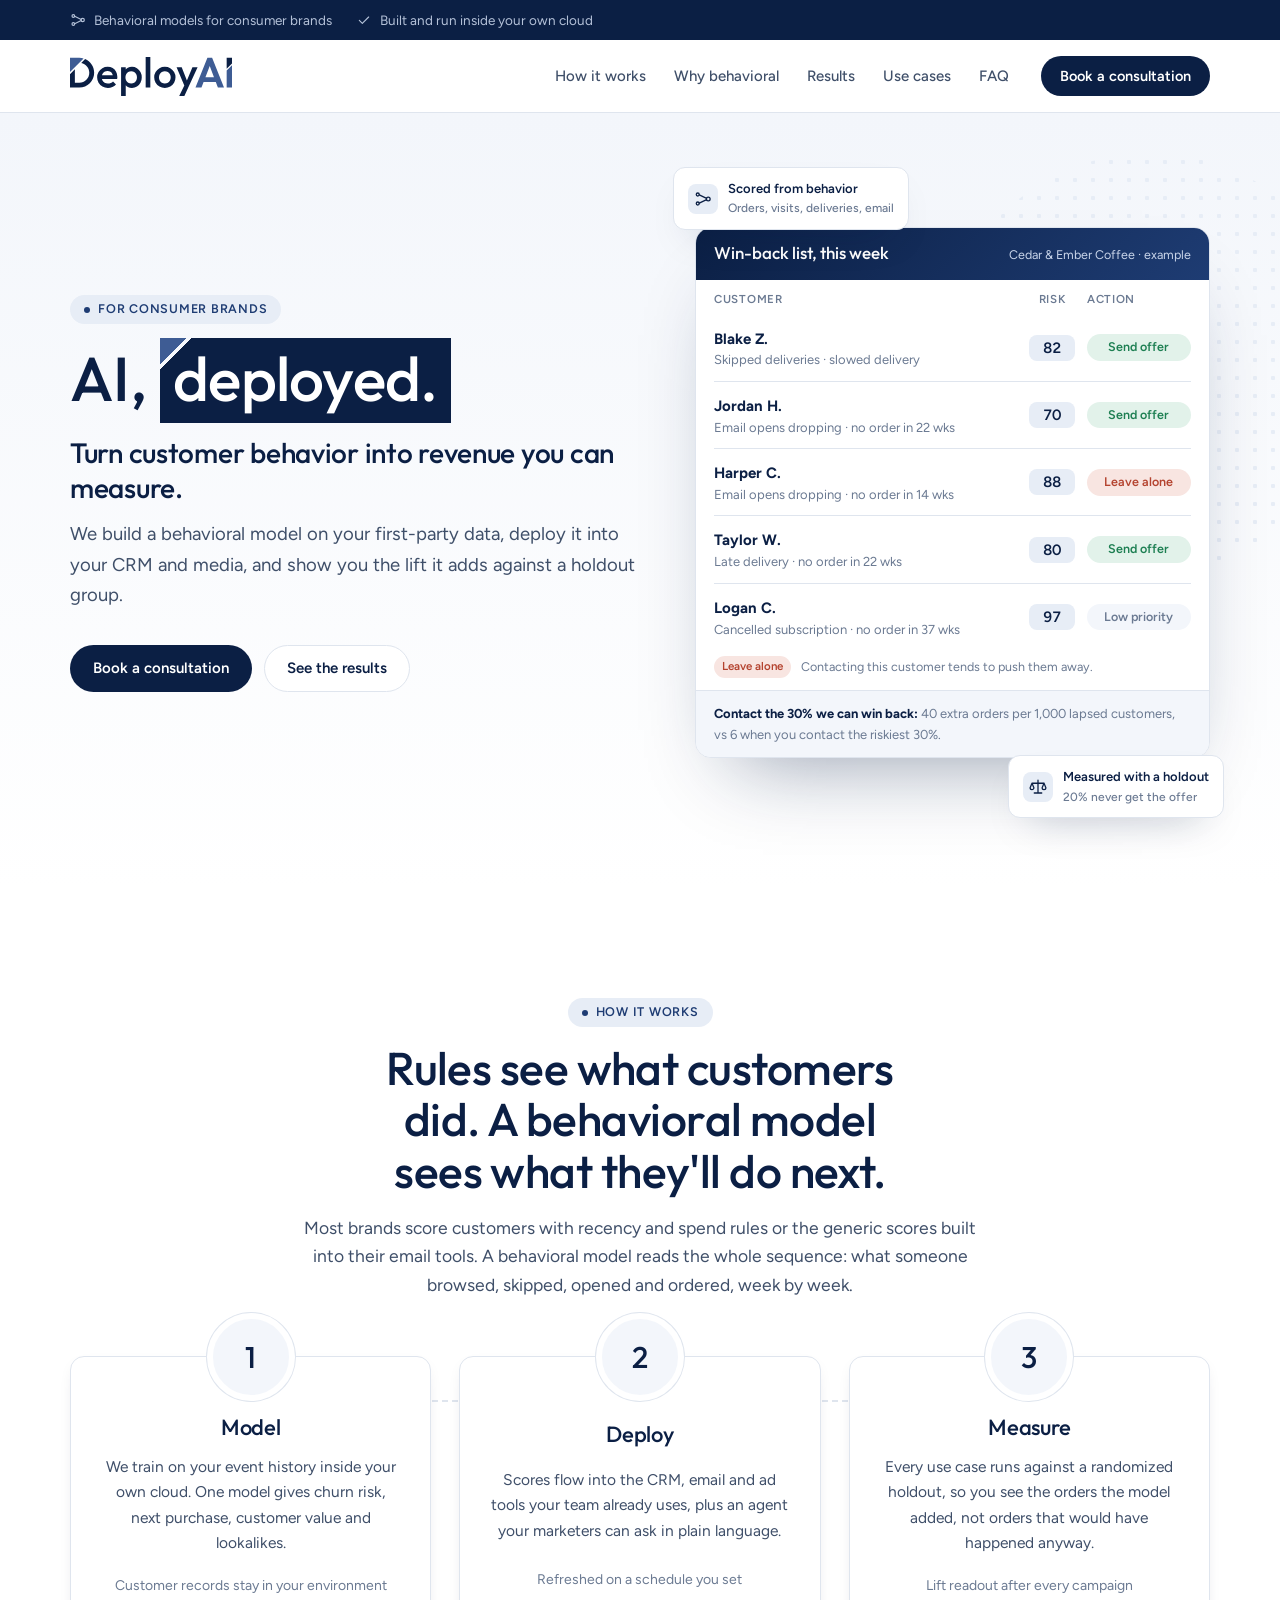
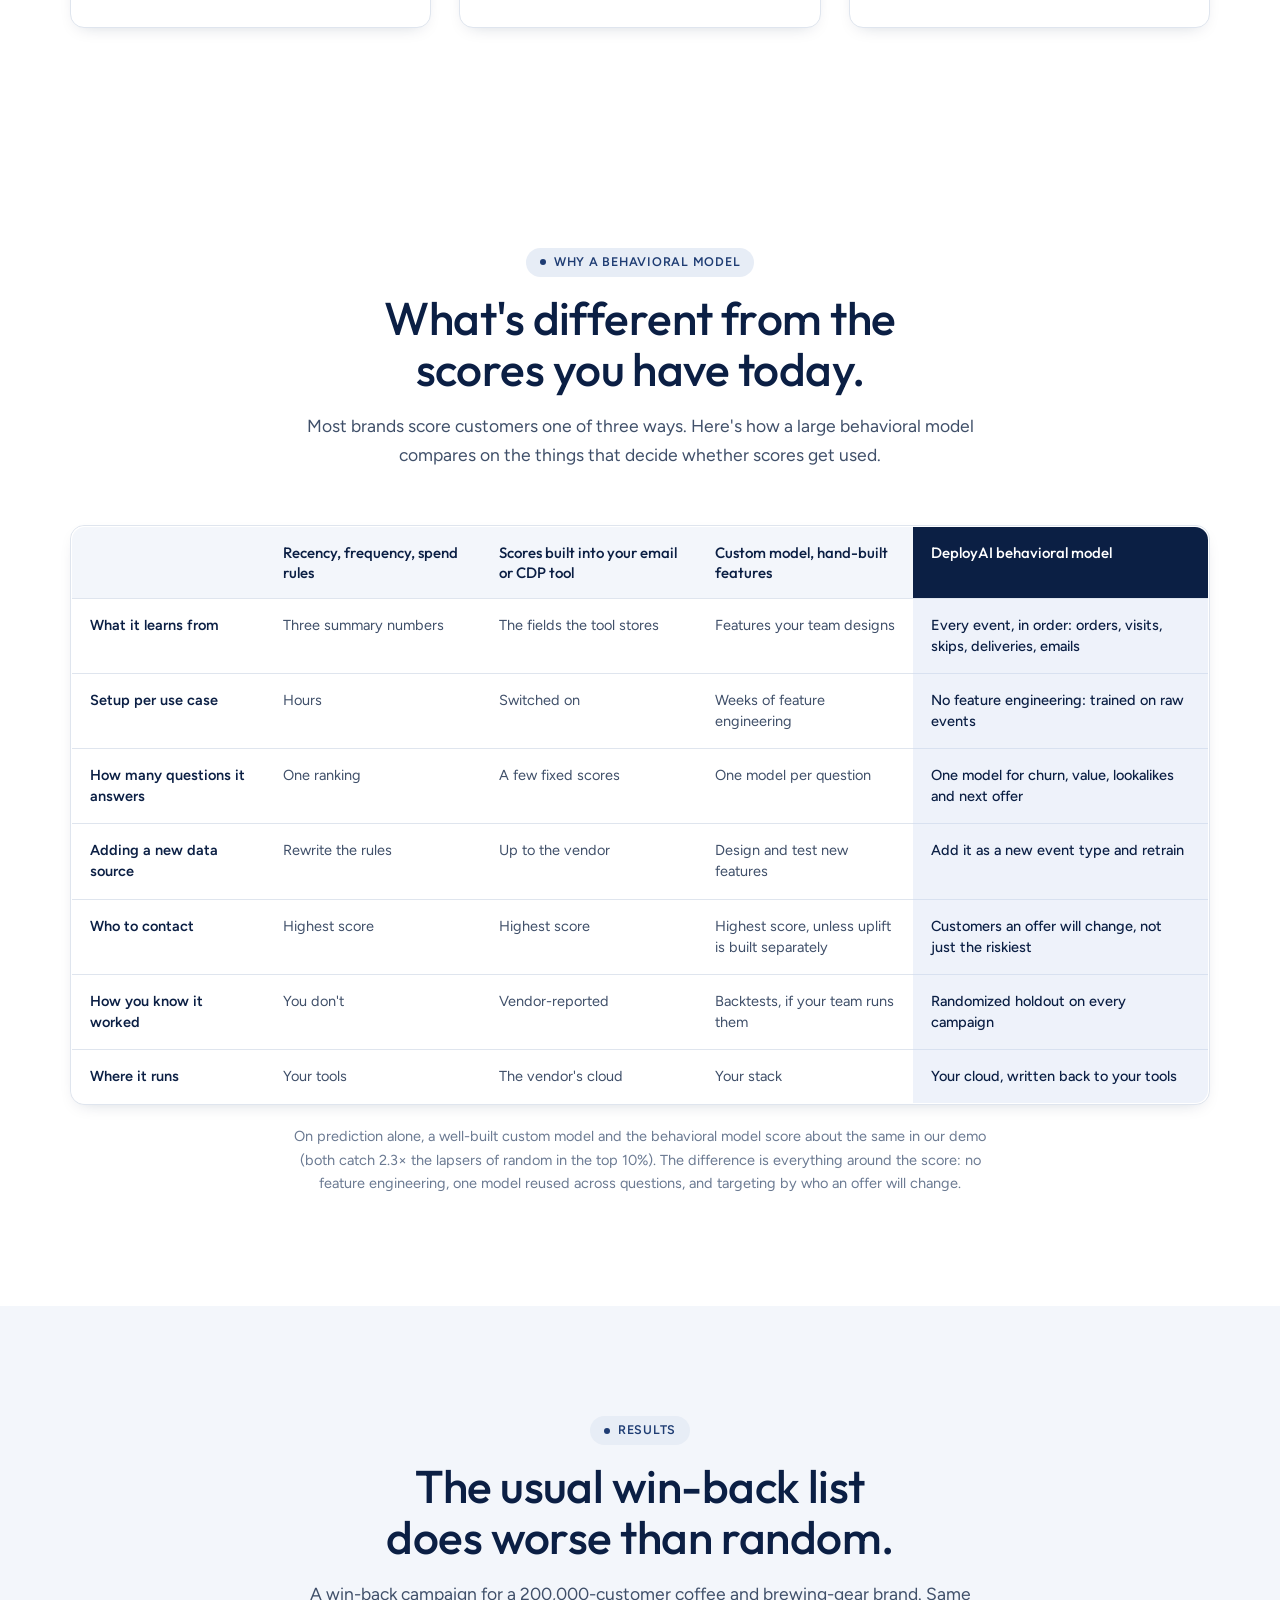
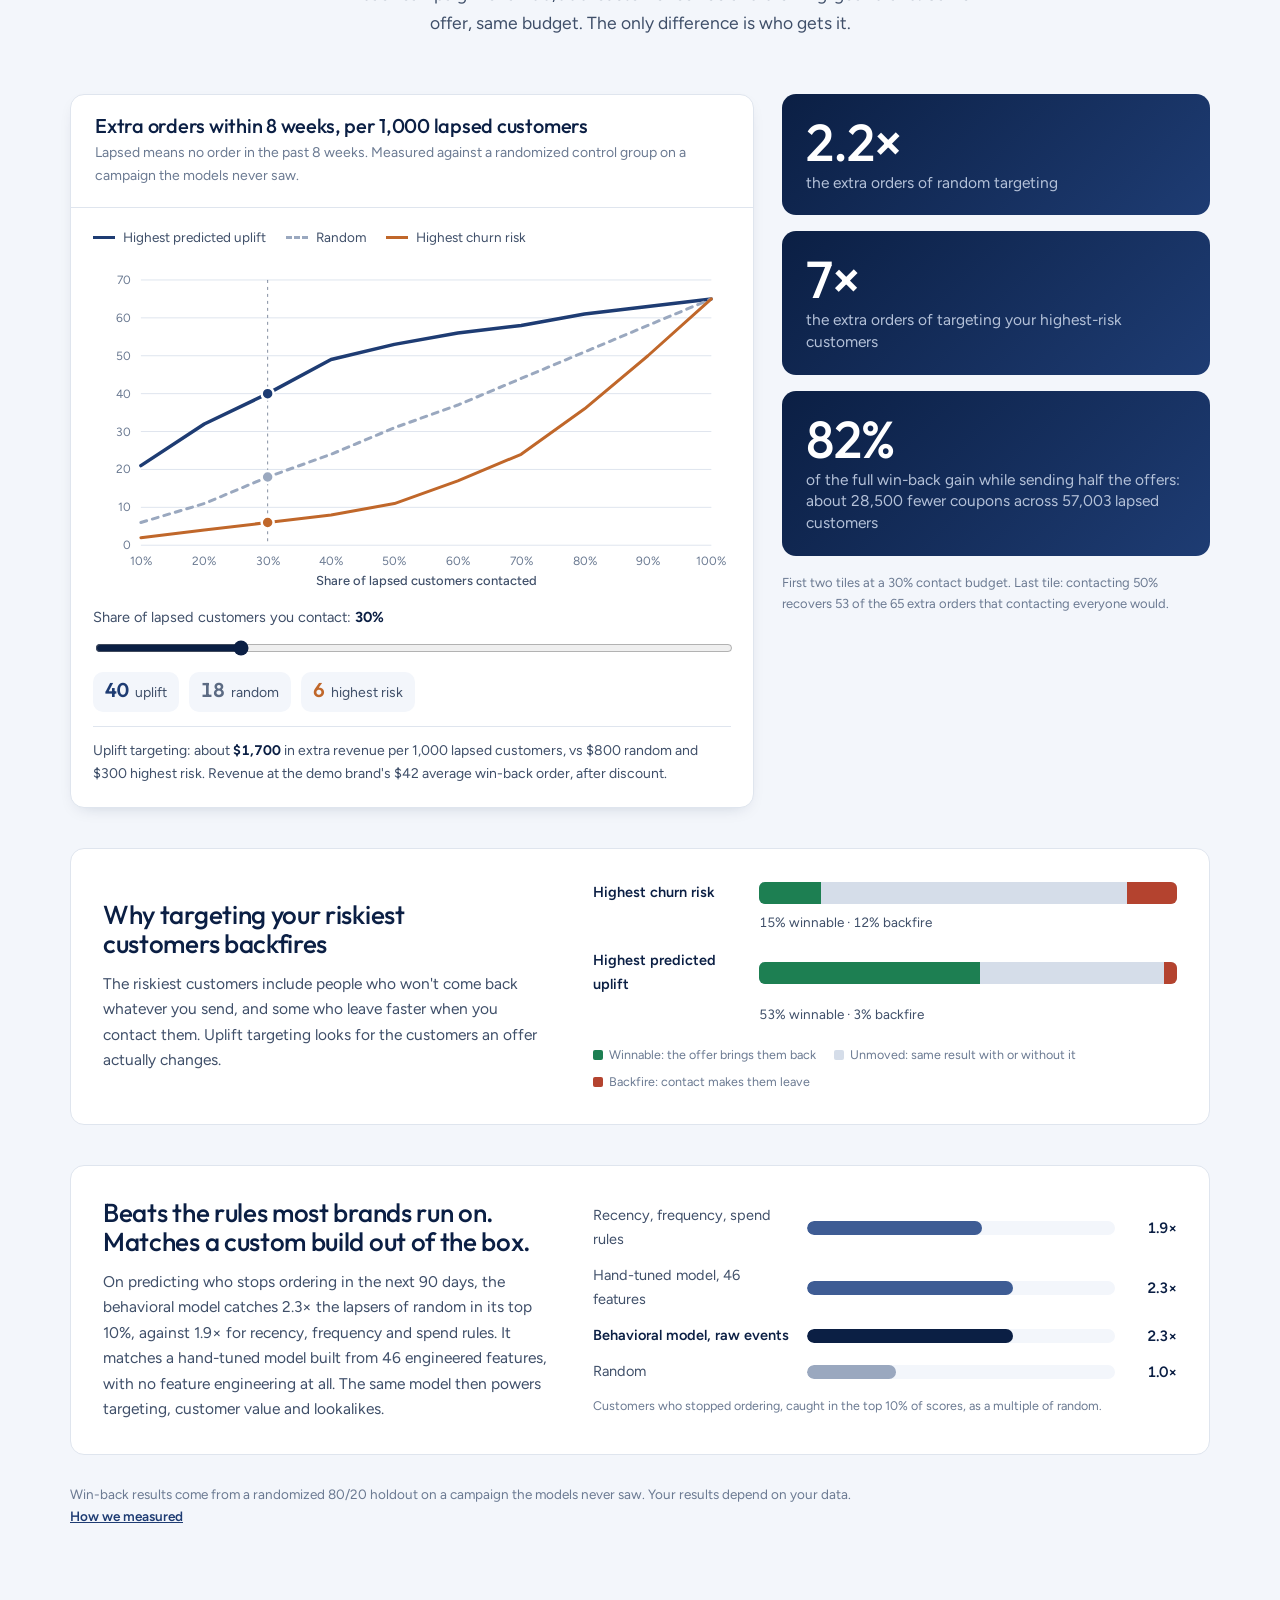
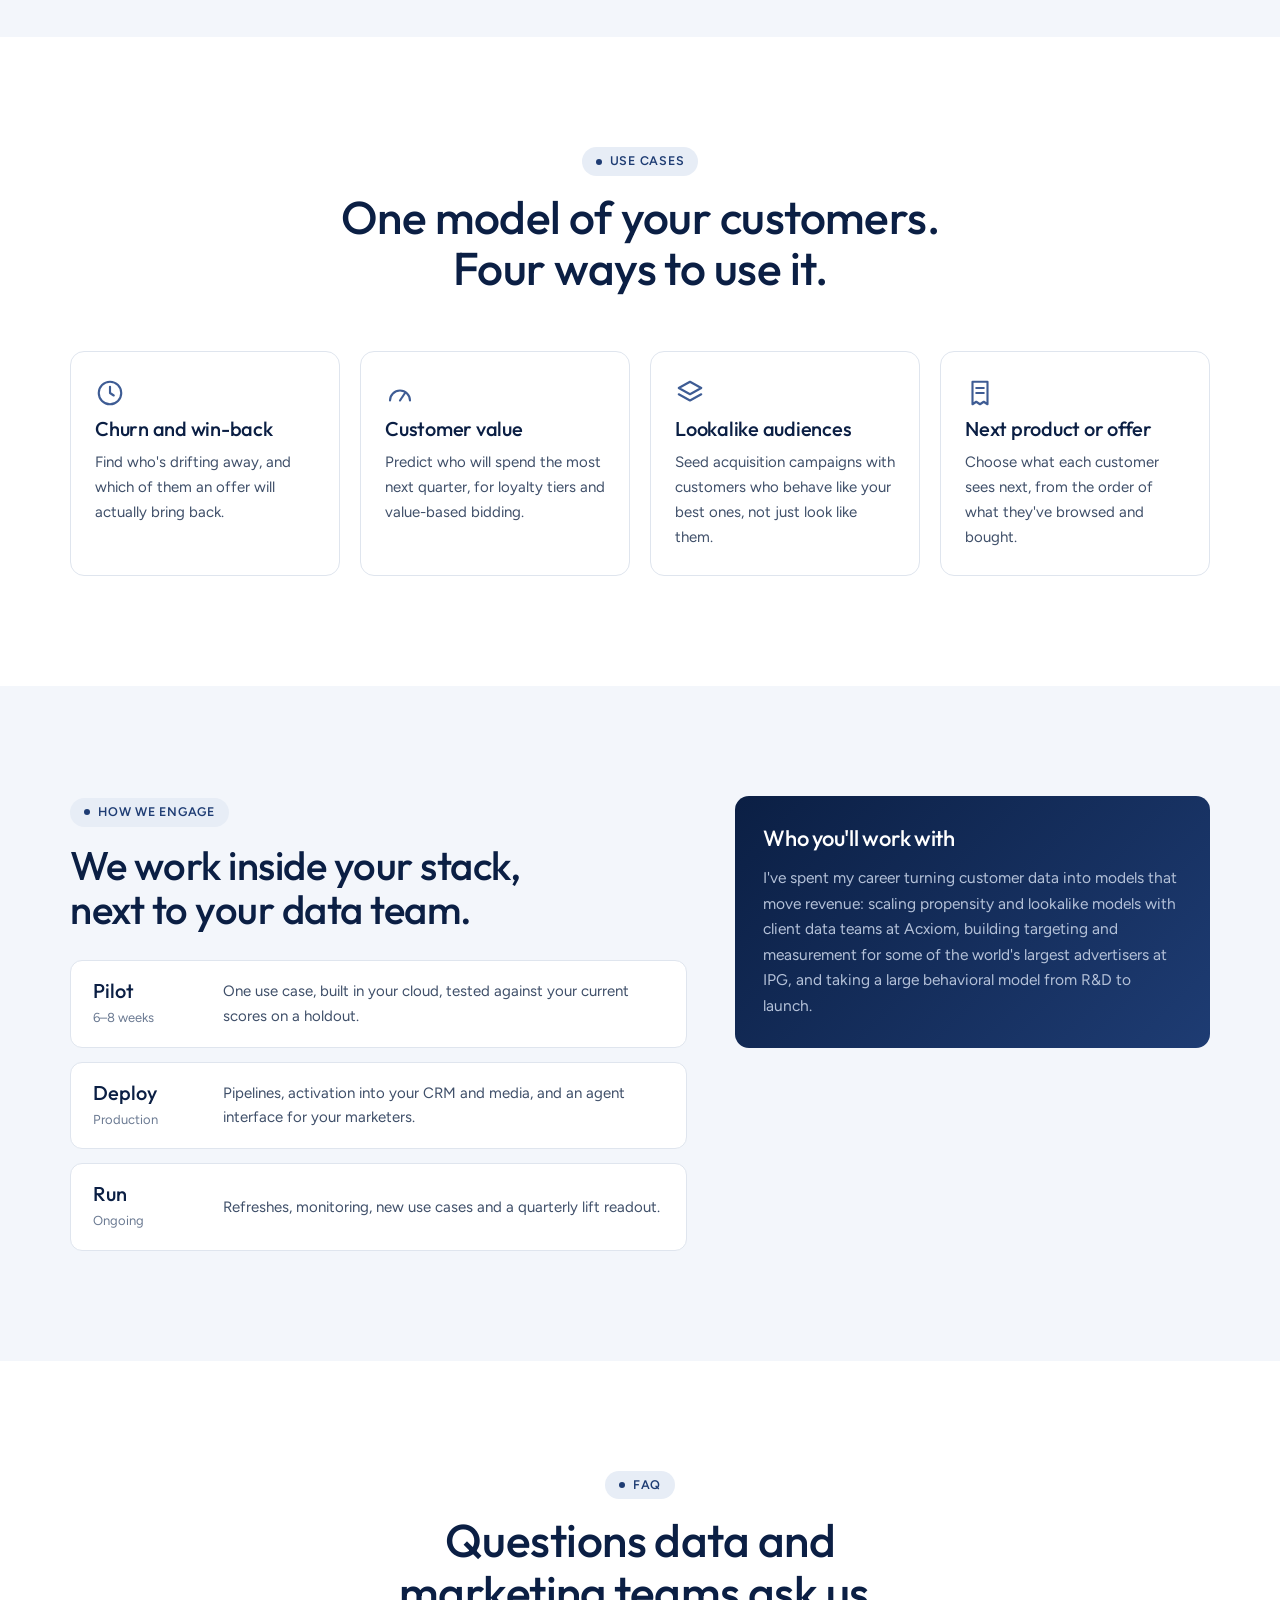
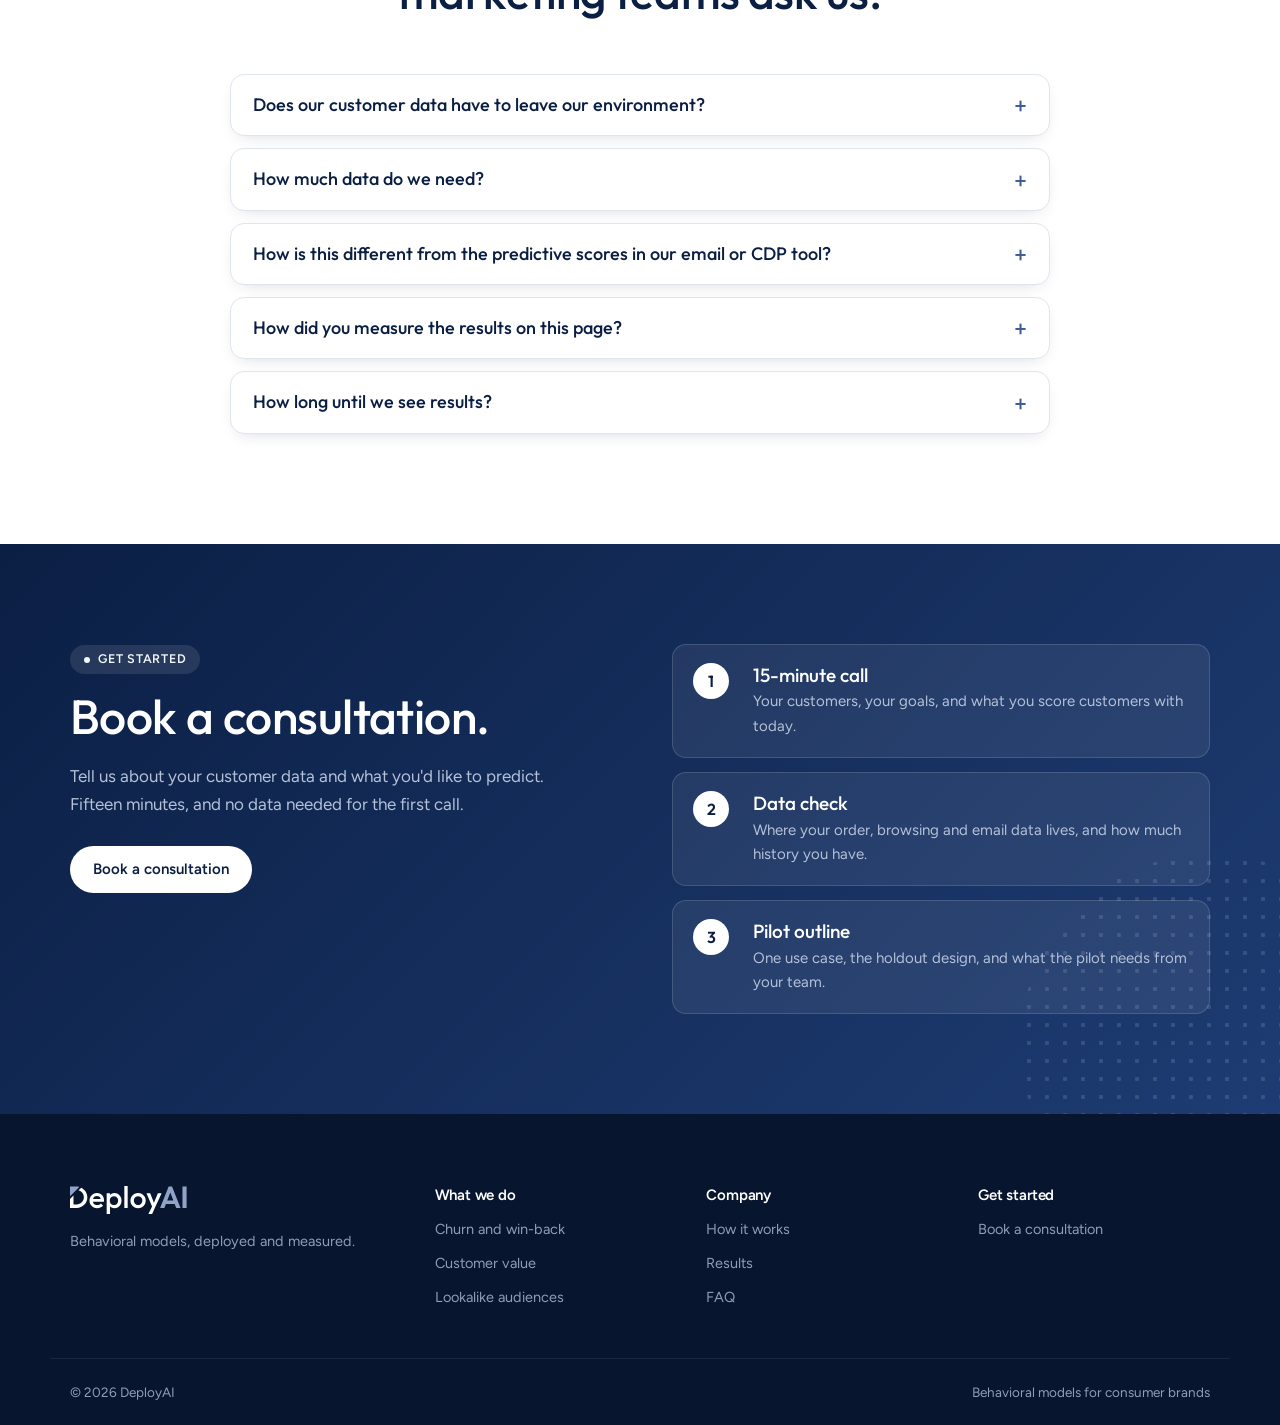
<file: index.html>
<!doctype html>
<html lang="en">
<head>
<meta charset="utf-8">
<meta name="viewport" content="width=device-width, initial-scale=1">
<title>DeployAI · AI, deployed.</title>
<meta name="description" content="DeployAI builds behavioral models on a brand's own customer data, deploys them into CRM and media, and measures the lift with holdout groups.">
<link rel="preconnect" href="https://fonts.googleapis.com">
<link rel="preconnect" href="https://fonts.gstatic.com" crossorigin>
<link rel="stylesheet" href="https://fonts.googleapis.com/css2?family=Outfit:wght@400..600&family=Figtree:wght@400;500;600&family=Courier+Prime:wght@400;700&display=swap">
<link rel="stylesheet" href="styles.css?v=20261108b">
<link rel="icon" href="favicon.ico" sizes="any">
<link rel="icon" type="image/svg+xml" href="assets/deployai-mark.svg">
<link rel="apple-touch-icon" href="assets/apple-touch-icon.png">
<meta name="theme-color" content="#0B1F44">
<meta property="og:site_name" content="DeployAI">
<meta property="og:type" content="website">
<meta property="og:title" content="DeployAI · AI, deployed.">
<meta property="og:description" content="Behavioral models on your own customer data, deployed into your CRM and media, measured with holdout groups.">
<meta property="og:image" content="https://nglungfai.github.io/deployai/assets/og-image.png">
<meta name="twitter:card" content="summary_large_image">
</head>
<body>
<svg width="0" height="0" style="position:absolute" aria-hidden="true">
  <symbol id="i-arch" viewBox="0 0 24 24"><rect x="3" y="4" width="18" height="16" rx="2"/><path d="M3 9h18M9 9v11"/></symbol>
  <symbol id="i-plug" viewBox="0 0 24 24"><path d="M9 3v5M15 3v5M6 8h12v3a6 6 0 0 1-12 0zM12 17v4"/></symbol>
  <symbol id="i-graph" viewBox="0 0 24 24"><circle cx="5" cy="6" r="2"/><circle cx="5" cy="18" r="2"/><circle cx="19" cy="12" r="2.5"/><path d="M7 6.5l9.8 4.6M7 17.5l9.8-4.6"/></symbol>
  <symbol id="i-gauge" viewBox="0 0 24 24"><path d="M4 18a8 8 0 1 1 16 0"/><path d="M12 18l4-6"/></symbol>
  <symbol id="i-chat" viewBox="0 0 24 24"><path d="M4 5h16v11H9l-5 4z"/><path d="M8 10h8M8 13h5"/></symbol>
  <symbol id="i-phone" viewBox="0 0 24 24"><path d="M5 3h4l2 5-2.5 1.5a11 11 0 0 0 6 6L16 13l5 2v4a2 2 0 0 1-2 2A16 16 0 0 1 3 5a2 2 0 0 1 2-2z"/></symbol>
  <symbol id="i-home" viewBox="0 0 24 24"><path d="M3 11l9-7 9 7"/><path d="M5 10v10h14V10"/><path d="M10 20v-6h4v6"/></symbol>
  <symbol id="i-receipt" viewBox="0 0 24 24"><path d="M6 3h12v18l-3-2-3 2-3-2-3 2z"/><path d="M9 8h6M9 12h6"/></symbol>
  <symbol id="i-check" viewBox="0 0 24 24"><path d="M5 12.5l4.5 4.5L19 7.5"/></symbol>
  <symbol id="i-agent" viewBox="0 0 24 24"><rect x="2.5" y="7" width="7" height="10" rx="2"/><rect x="14.5" y="7" width="7" height="10" rx="2"/><path d="M9.5 10h5M9.5 14h5"/></symbol>
  <symbol id="i-calendar" viewBox="0 0 24 24"><rect x="3" y="5" width="18" height="16" rx="2"/><path d="M3 10h18M8 3v4M16 3v4"/></symbol>
  <symbol id="i-cpu" viewBox="0 0 24 24"><rect x="6" y="6" width="12" height="12" rx="2"/><path d="M9 2v4M15 2v4M9 18v4M15 18v4M2 9h4M2 15h4M18 9h4M18 15h4"/></symbol>
  <symbol id="i-layers" viewBox="0 0 24 24"><path d="M12 3l9 5-9 5-9-5z"/><path d="M3 13l9 5 9-5"/></symbol>
  <symbol id="i-clock" viewBox="0 0 24 24"><circle cx="12" cy="12" r="9"/><path d="M12 7v5l3 2"/></symbol>
  <symbol id="i-globe" viewBox="0 0 24 24"><circle cx="12" cy="12" r="9"/><path d="M3 12h18M12 3a14 14 0 0 1 0 18M12 3a14 14 0 0 0 0 18"/></symbol>
  <symbol id="i-down" viewBox="0 0 24 24"><path d="M12 4v16M6 14l6 6 6-6"/></symbol>
  <symbol id="i-voicemail" viewBox="0 0 24 24"><circle cx="6.5" cy="12" r="3.5"/><circle cx="17.5" cy="12" r="3.5"/><path d="M6.5 15.5h11"/></symbol>
  <symbol id="i-scale" viewBox="0 0 24 24"><path d="M12 3v17M7 20h10M4 7h16M4 7l-2.5 6a2.5 2.5 0 0 0 5 0zM20 7l-2.5 6a2.5 2.5 0 0 0 5 0z"/></symbol>
  <symbol id="i-drop" viewBox="0 0 24 24"><path d="M12 3s6 6.6 6 11a6 6 0 0 1-12 0c0-4.4 6-11 6-11z"/><path d="M9.5 15a2.5 2.5 0 0 0 2.5 2.5"/></symbol>
  <symbol id="i-wrench" viewBox="0 0 24 24"><path d="M14.7 6.3a4 4 0 0 0 5.2 5.2l-9.4 9.4a2.1 2.1 0 0 1-3-3l9.4-9.4a4 4 0 0 1-2.2-2.2zM14.7 6.3A4 4 0 0 1 19.5 3l-2.6 2.6.4 1.8 1.8.4L21 5.2a4 4 0 0 1-1.1 6.3"/></symbol>
</svg>

<div class="topbar"><div class="wrap">
  <span><svg class="ic"><use href="#i-graph"/></svg>Behavioral models for consumer brands</span>
  <span><svg class="ic"><use href="#i-check"/></svg>Built and run inside your own cloud</span>
</div></div>
<header class="nav">
  <div class="wrap">
    <a class="logo" href="index.html" aria-label="DeployAI home"><svg class="logo-svg" aria-hidden="true" focusable="false" xmlns="http://www.w3.org/2000/svg" viewBox="4.00 -72.00 383.12 92.00"><path fill="#0B1F44" d="M150.2 1Q144.7 1 140.4 -1.35Q137.54 -2.91 135.5 -5.25V20H124.5V-48H135.5V-42.66Q137.59 -45.06 140.5 -46.65Q144.8 -49 150.2 -49Q156.7 -49 161.95 -45.65Q167.2 -42.3 170.25 -36.65Q173.3 -31 173.3 -23.9Q173.3 -16.9 170.25 -11.25Q167.2 -5.6 161.95 -2.3Q156.7 1 150.2 1ZM227.7 1Q220.7 1 215 -2.35Q209.3 -5.7 205.95 -11.4Q202.6 -17.1 202.6 -24.1Q202.6 -31.1 205.95 -36.7Q209.3 -42.3 215 -45.65Q220.7 -49 227.7 -49Q234.8 -49 240.5 -45.7Q246.2 -42.4 249.55 -36.75Q252.9 -31.1 252.9 -24.1Q252.9 -17.1 249.55 -11.4Q246.2 -5.7 240.5 -2.35Q234.8 1 227.7 1ZM93.4 1Q86.2 1 80.45 -2.25Q74.7 -5.5 71.35 -11.2Q68 -16.9 68 -24Q68 -31.1 71.3 -36.75Q74.6 -42.4 80.25 -45.7Q85.9 -49 92.8 -49Q99.5 -49 104.65 -45.9Q109.8 -42.8 112.75 -37.4Q115.7 -32 115.7 -25.1Q115.7 -23.9 115.55 -22.65Q115.4 -21.4 115.1 -19.9H79.29Q79.74 -18.02 80.6 -16.4Q82.4 -13 85.7 -11.15Q89 -9.3 93.3 -9.3Q97 -9.3 100.15 -10.6Q103.3 -11.9 105.5 -14.4L112.5 -7.3Q109 -3.2 104 -1.1Q99 1 93.4 1ZM4 -31.53 15.5 -43.03V-11.5H26C38.98 -11.5 49.5 -22.02 49.5 -35C49.5 -46.43 41.34 -55.95 30.54 -58.06L39.69 -67.22C52.22 -61.89 61 -49.47 61 -35C61 -15.67 45.33 0 26 0H4ZM261.6 20 273.65 -4.83 255.4 -48H267.5L279.8 -16.73L292.8 -48H305L282.7 0.5L273.8 20ZM182.5 0V-72H193.5V0ZM227.7 -9.6Q231.8 -9.6 234.95 -11.45Q238.1 -13.3 239.85 -16.6Q241.6 -19.9 241.6 -24.1Q241.6 -28.3 239.8 -31.5Q238 -34.7 234.9 -36.55Q231.8 -38.4 227.7 -38.4Q223.7 -38.4 220.55 -36.55Q217.4 -34.7 215.65 -31.5Q213.9 -28.3 213.9 -24.1Q213.9 -19.9 215.65 -16.6Q217.4 -13.3 220.55 -11.45Q223.7 -9.6 227.7 -9.6ZM148.4 -9.4Q152.4 -9.4 155.45 -11.25Q158.5 -13.1 160.25 -16.4Q162 -19.7 162 -24Q162 -28.3 160.25 -31.6Q158.5 -34.9 155.45 -36.75Q152.4 -38.6 148.4 -38.6Q144.4 -38.6 141.3 -36.75Q138.2 -34.9 136.5 -31.6Q134.8 -28.3 134.8 -24Q134.8 -19.7 136.5 -16.4Q138.2 -13.1 141.3 -11.25Q144.4 -9.4 148.4 -9.4ZM387.12 -57.66 373.58 -44.12V-70H387.12ZM79.32 -28.9H104.87Q104.44 -31.02 103.6 -32.7Q102.1 -35.7 99.35 -37.3Q96.6 -38.9 92.6 -38.9Q88.4 -38.9 85.3 -37.1Q82.2 -35.3 80.5 -32.05Q79.74 -30.6 79.32 -28.9Z"/><path fill="#3E5C94" d="M300 0 328.18 -70H339.23L367.31 0H352.87L347.95 -13.04H319.14L314.14 0ZM373.58 0V-39.88L387.12 -53.42V0ZM4 -70H26C29.5 -70 32.87 -69.49 36.06 -68.53L4 -36.47ZM343.66 -24.4 333.64 -50.91 323.48 -24.4Z"/></svg></a>
    <ul>
      <li><a href="#approach">How it works</a></li>
      <li><a href="#difference">Why behavioral</a></li>
      <li><a href="#results">Results</a></li>
      <li><a href="#uses">Use cases</a></li>
      <li><a href="#faq">FAQ</a></li>
    </ul>
    <a class="btn btn-navy" href="#book">Book a consultation</a>
  </div>
</header>

<main id="top">
<section class="hero">
  <div class="wrap">
    <div>
      <span class="pill">For consumer brands</span>
      <h1>AI, <span class="hl">deployed.</span></h1>
      <p class="lead">Turn customer behavior into revenue you can measure.</p>
      <p class="sub">We build a behavioral model on your first-party data, deploy it into your CRM and media, and show you the lift it adds against a holdout group.</p>
      <div class="ctas">
        <a class="btn btn-navy" href="#book">Book a consultation</a>
        <a class="btn btn-line" href="#results">See the results</a>
      </div>
    </div>
    <div class="mock" aria-label="Example: a win-back list scored for churn risk and for whether an offer will change the outcome">
      <div class="mini-due winback">
        <header><b>Win-back list, this week</b><span>Cedar &amp; Ember Coffee · example</span></header>
        <div class="wb-cols" aria-hidden="true"><span>Customer</span><span>Risk</span><span>Action</span></div>
        <ol data-hero-list></ol>
        <p class="wb-note"><span class="act leave">Leave alone</span> Contacting this customer tends to push them away.</p>
        <footer><b>Contact the 30% we can win back:</b> 40 extra orders per 1,000 lapsed customers, vs 6 when you contact the riskiest 30%.</footer>
      </div>
      <div class="chip c1"><span class="dot"><svg class="ic"><use href="#i-graph"/></svg></span><div>Scored from behavior<small>Orders, visits, deliveries, email</small></div></div>
      <div class="chip c2"><span class="dot"><svg class="ic"><use href="#i-scale"/></svg></span><div>Measured with a holdout<small>20% never get the offer</small></div></div>
    </div>
  </div>
</section>

<section class="sec" id="approach">
  <div class="wrap">
    <div class="center-head">
      <span class="pill">How it works</span>
      <h2>Rules see what customers did. A behavioral model sees what they'll do next.</h2>
      <p>Most brands score customers with recency and spend rules or the generic scores built into their email tools. A behavioral model reads the whole sequence: what someone browsed, skipped, opened and ordered, week by week.</p>
    </div>
    <ol class="steps">
      <li class="step"><span class="num">1</span><h3>Model</h3><p>We train on your event history inside your own cloud. One model gives churn risk, next purchase, customer value and lookalikes.</p><ul><li>Customer records stay in your environment</li></ul></li>
      <li class="step"><span class="num">2</span><h3>Deploy</h3><p>Scores flow into the CRM, email and ad tools your team already uses, plus an agent your marketers can ask in plain language.</p><ul><li>Refreshed on a schedule you set</li></ul></li>
      <li class="step"><span class="num">3</span><h3>Measure</h3><p>Every use case runs against a randomized holdout, so you see the orders the model added, not orders that would have happened anyway.</p><ul><li>Lift readout after every campaign</li></ul></li>
    </ol>
  </div>
</section>

<section class="sec" id="difference">
  <div class="wrap">
    <div class="center-head">
      <span class="pill">Why a behavioral model</span>
      <h2>What's different from the scores you have today.</h2>
      <p>Most brands score customers one of three ways. Here's how a large behavioral model compares on the things that decide whether scores get used.</p>
    </div>
    <div class="cmp-scroll" role="region" aria-label="Comparison table" tabindex="0">
      <table class="cmp">
        <thead>
          <tr>
            <th scope="col"><span class="sr">Question</span></th>
            <th scope="col">Recency, frequency, spend rules</th>
            <th scope="col">Scores built into your email or CDP tool</th>
            <th scope="col">Custom model, hand-built features</th>
            <th scope="col" class="us">DeployAI behavioral model</th>
          </tr>
        </thead>
        <tbody>
          <tr><th scope="row">What it learns from</th><td>Three summary numbers</td><td>The fields the tool stores</td><td>Features your team designs</td><td class="us">Every event, in order: orders, visits, skips, deliveries, emails</td></tr>
          <tr><th scope="row">Setup per use case</th><td>Hours</td><td>Switched on</td><td>Weeks of feature engineering</td><td class="us">No feature engineering: trained on raw events</td></tr>
          <tr><th scope="row">How many questions it answers</th><td>One ranking</td><td>A few fixed scores</td><td>One model per question</td><td class="us">One model for churn, value, lookalikes and next offer</td></tr>
          <tr><th scope="row">Adding a new data source</th><td>Rewrite the rules</td><td>Up to the vendor</td><td>Design and test new features</td><td class="us">Add it as a new event type and retrain</td></tr>
          <tr><th scope="row">Who to contact</th><td>Highest score</td><td>Highest score</td><td>Highest score, unless uplift is built separately</td><td class="us">Customers an offer will change, not just the riskiest</td></tr>
          <tr><th scope="row">How you know it worked</th><td>You don't</td><td>Vendor-reported</td><td>Backtests, if your team runs them</td><td class="us">Randomized holdout on every campaign</td></tr>
          <tr><th scope="row">Where it runs</th><td>Your tools</td><td>The vendor's cloud</td><td>Your stack</td><td class="us">Your cloud, written back to your tools</td></tr>
        </tbody>
      </table>
    </div>
    <p class="cmp-note">On prediction alone, a well-built custom model and the behavioral model score about the same in our demo (both catch 2.3× the lapsers of random in the top 10%). The difference is everything around the score: no feature engineering, one model reused across questions, and targeting by who an offer will change.</p>
  </div>
</section>

<section class="sec tint" id="results">
  <div class="wrap">
    <div class="center-head">
      <span class="pill">Results</span>
      <h2>The usual win-back list does worse than random.</h2>
      <p>A win-back campaign for a 200,000-customer coffee and brewing-gear brand. Same offer, same budget. The only difference is who gets it.</p>
    </div>

    <div class="res-grid">
      <div class="panel-card res-chart">
        <header>
          <h3>Extra orders within 8 weeks, per 1,000 lapsed customers</h3>
          <p>Lapsed means no order in the past 8 weeks. Measured against a randomized control group on a campaign the models never saw.</p>
        </header>
        <div class="chart-body">
          <div class="legend" aria-hidden="true">
            <span class="lg up"><i></i>Highest predicted uplift</span>
            <span class="lg rnd"><i></i>Random</span>
            <span class="lg risk"><i></i>Highest churn risk</span>
          </div>
          <svg class="uplift-svg" data-uplift-chart viewBox="0 0 640 330" role="img" aria-label="Line chart: extra orders per 1,000 lapsed customers by share contacted. At 30% contacted: uplift targeting 40, random 18, highest churn risk 6. All three reach 65 when everyone is contacted."></svg>
          <div class="budget">
            <label for="budget">Share of lapsed customers you contact: <b data-budget-label>30%</b></label>
            <input id="budget" type="range" min="10" max="100" step="10" value="30" data-budget>
          </div>
          <div class="readout" data-readout aria-live="polite"></div>
          <p class="money" data-money></p>
        </div>
      </div>
      <div class="tiles">
        <div class="tile"><b>2.2×</b><span>the extra orders of random targeting</span></div>
        <div class="tile"><b>7×</b><span>the extra orders of targeting your highest-risk customers</span></div>
        <div class="tile"><b>82%</b><span>of the full win-back gain while sending half the offers: about 28,500 fewer coupons across 57,003 lapsed customers</span></div>
        <p class="tile-note">First two tiles at a 30% contact budget. Last tile: contacting 50% recovers 53 of the 65 extra orders that contacting everyone would.</p>
      </div>
    </div>

    <div class="why">
      <div class="why-copy">
        <h3>Why targeting your riskiest customers backfires</h3>
        <p>The riskiest customers include people who won't come back whatever you send, and some who leave faster when you contact them. Uplift targeting looks for the customers an offer actually changes.</p>
      </div>
      <div class="mix" aria-label="Who ends up in the top 20% targeted">
        <div class="mix-row">
          <span class="mix-name">Highest churn risk</span>
          <div class="mix-bar"><i class="win" style="--w:15%"></i><i class="none" style="--w:73%"></i><i class="back" style="--w:12%"></i></div>
          <span class="mix-val">15% winnable · 12% backfire</span>
        </div>
        <div class="mix-row">
          <span class="mix-name">Highest predicted uplift</span>
          <div class="mix-bar"><i class="win" style="--w:53%"></i><i class="none" style="--w:44%"></i><i class="back" style="--w:3%"></i></div>
          <span class="mix-val">53% winnable · 3% backfire</span>
        </div>
        <div class="mix-key"><span><i class="win"></i>Winnable: the offer brings them back</span><span><i class="none"></i>Unmoved: same result with or without it</span><span><i class="back"></i>Backfire: contact makes them leave</span></div>
      </div>
    </div>

    <div class="pred">
      <div class="pred-copy">
        <h3>Beats the rules most brands run on. Matches a custom build out of the box.</h3>
        <p>On predicting who stops ordering in the next 90 days, the behavioral model catches 2.3× the lapsers of random in its top 10%, against 1.9× for recency, frequency and spend rules. It matches a hand-tuned model built from 46 engineered features, with no feature engineering at all. The same model then powers targeting, customer value and lookalikes.</p>
      </div>
      <div class="pred-bars" aria-label="Lapsed customers caught in the top 10% of scores, as a multiple of random">
        <div class="pb"><span>Recency, frequency, spend rules</span><div><i style="--w:57%"></i></div><b>1.9×</b></div>
        <div class="pb"><span>Hand-tuned model, 46 features</span><div><i style="--w:67%"></i></div><b>2.3×</b></div>
        <div class="pb hi"><span>Behavioral model, raw events</span><div><i style="--w:67%"></i></div><b>2.3×</b></div>
        <div class="pb base"><span>Random</span><div><i style="--w:29%"></i></div><b>1.0×</b></div>
        <p class="pb-cap">Customers who stopped ordering, caught in the top 10% of scores, as a multiple of random.</p>
      </div>
    </div>

    <p class="fine">Win-back results come from a randomized 80/20 holdout on a campaign the models never saw. Your results depend on your data. <a href="#faq">How we measured</a></p>
  </div>
</section>

<section class="sec" id="uses">
  <div class="wrap">
    <div class="center-head">
      <span class="pill">Use cases</span>
      <h2>One model of your customers. Four ways to use it.</h2>
    </div>
    <div class="uses">
      <div class="use"><svg class="ic"><use href="#i-clock"/></svg><h3>Churn and win-back</h3><p>Find who's drifting away, and which of them an offer will actually bring back.</p></div>
      <div class="use"><svg class="ic"><use href="#i-gauge"/></svg><h3>Customer value</h3><p>Predict who will spend the most next quarter, for loyalty tiers and value-based bidding.</p></div>
      <div class="use"><svg class="ic"><use href="#i-layers"/></svg><h3>Lookalike audiences</h3><p>Seed acquisition campaigns with customers who behave like your best ones, not just look like them.</p></div>
      <div class="use"><svg class="ic"><use href="#i-receipt"/></svg><h3>Next product or offer</h3><p>Choose what each customer sees next, from the order of what they've browsed and bought.</p></div>
    </div>
  </div>
</section>

<section class="sec tint" id="engage">
  <div class="wrap engage">
    <div>
      <span class="pill">How we engage</span>
      <h2>We work inside your stack, next to your data team.</h2>
      <ol class="phases">
        <li><b>Pilot</b><span>6–8 weeks</span><p>One use case, built in your cloud, tested against your current scores on a holdout.</p></li>
        <li><b>Deploy</b><span>Production</span><p>Pipelines, activation into your CRM and media, and an agent interface for your marketers.</p></li>
        <li><b>Run</b><span>Ongoing</span><p>Refreshes, monitoring, new use cases and a quarterly lift readout.</p></li>
      </ol>
    </div>
    <aside class="founder">
      <h3>Who you'll work with</h3>
      <p>I've spent my career turning customer data into models that move revenue: scaling propensity and lookalike models with client data teams at Acxiom, building targeting and measurement for some of the world's largest advertisers at IPG, and taking a large behavioral model from R&amp;D to launch.</p>
    </aside>
  </div>
</section>

<section class="sec" id="faq">
  <div class="wrap">
    <div class="center-head">
      <span class="pill">FAQ</span>
      <h2>Questions data and marketing teams ask us.</h2>
    </div>
    <div class="faq">
      <details><summary>Does our customer data have to leave our environment?</summary><p>No. We build and run the model inside your own cloud and warehouse, and scores are written back to the tools you already use. Your customer records stay yours and are used only for your models. We keep only anonymous, combined learnings across clients, like which behaviors tend to come before churn, so every new model starts smarter.</p></details>
      <details><summary>How much data do we need?</summary><p>Roughly 100,000 or more customers with at least a year of order history. Browsing, email and app events make the model stronger but aren't required to start.</p></details>
      <details><summary>How is this different from the predictive scores in our email or CDP tool?</summary><p>Built-in scores are generic models trained on summary fields. We train on the full sequence of your customers' behavior, and we prove the result against a holdout. If your current scores already do as well, the pilot will show it and you'll have spent 6–8 weeks finding out.</p></details>
      <details><summary>How did you measure the results on this page?</summary><p>They come from a synthetic brand of 200,000 customers over three years, built so that the true drivers of churn and of offer response are known. Models trained on earlier weeks were scored on a later win-back campaign that randomly held back 20% of eligible customers. Extra orders are the difference between contacted and held-back customers within each targeted group.</p></details>
      <details><summary>How long until we see results?</summary><p>A pilot takes 6–8 weeks: about 4 to build and validate the model, then a campaign readout once its holdout window closes.</p></details>
    </div>
  </div>
</section>

<section class="cta on-navy" id="book">
  <div class="wrap">
    <div class="copy">
      <span class="pill">Get started</span>
      <h2>Book a consultation.</h2>
      <p>Tell us about your customer data and what you'd like to predict. Fifteen minutes, and no data needed for the first call.</p>
      <div class="ctas"><a class="btn btn-white" href="https://cmvpp2ny40002irz3isizl6zx.zapier.app/book-your-appointment" target="_blank" rel="noopener">Book a consultation</a></div>
    </div>
    <ol class="next-steps">
      <li><b>15-minute call</b><p>Your customers, your goals, and what you score customers with today.</p></li>
      <li><b>Data check</b><p>Where your order, browsing and email data lives, and how much history you have.</p></li>
      <li><b>Pilot outline</b><p>One use case, the holdout design, and what the pilot needs from your team.</p></li>
    </ol>
  </div>
</section>
</main>

<footer>
  <div class="wrap top">
    <div class="about"><a class="logo" href="index.html" aria-label="DeployAI home"><svg class="logo-svg" aria-hidden="true" focusable="false" xmlns="http://www.w3.org/2000/svg" viewBox="4.00 -72.00 383.12 92.00"><path fill="#FFFFFF" d="M150.2 1Q144.7 1 140.4 -1.35Q137.54 -2.91 135.5 -5.25V20H124.5V-48H135.5V-42.66Q137.59 -45.06 140.5 -46.65Q144.8 -49 150.2 -49Q156.7 -49 161.95 -45.65Q167.2 -42.3 170.25 -36.65Q173.3 -31 173.3 -23.9Q173.3 -16.9 170.25 -11.25Q167.2 -5.6 161.95 -2.3Q156.7 1 150.2 1ZM227.7 1Q220.7 1 215 -2.35Q209.3 -5.7 205.95 -11.4Q202.6 -17.1 202.6 -24.1Q202.6 -31.1 205.95 -36.7Q209.3 -42.3 215 -45.65Q220.7 -49 227.7 -49Q234.8 -49 240.5 -45.7Q246.2 -42.4 249.55 -36.75Q252.9 -31.1 252.9 -24.1Q252.9 -17.1 249.55 -11.4Q246.2 -5.7 240.5 -2.35Q234.8 1 227.7 1ZM93.4 1Q86.2 1 80.45 -2.25Q74.7 -5.5 71.35 -11.2Q68 -16.9 68 -24Q68 -31.1 71.3 -36.75Q74.6 -42.4 80.25 -45.7Q85.9 -49 92.8 -49Q99.5 -49 104.65 -45.9Q109.8 -42.8 112.75 -37.4Q115.7 -32 115.7 -25.1Q115.7 -23.9 115.55 -22.65Q115.4 -21.4 115.1 -19.9H79.29Q79.74 -18.02 80.6 -16.4Q82.4 -13 85.7 -11.15Q89 -9.3 93.3 -9.3Q97 -9.3 100.15 -10.6Q103.3 -11.9 105.5 -14.4L112.5 -7.3Q109 -3.2 104 -1.1Q99 1 93.4 1ZM4 -29.55 15.5 -41.05V-11.5H26C38.98 -11.5 49.5 -22.02 49.5 -35C49.5 -45.85 42.14 -54.99 32.14 -57.69L41.06 -66.6C52.85 -60.97 61 -48.94 61 -35C61 -15.67 45.33 0 26 0H4ZM261.6 20 273.65 -4.83 255.4 -48H267.5L279.8 -16.73L292.8 -48H305L282.7 0.5L273.8 20ZM182.5 0V-72H193.5V0ZM227.7 -9.6Q231.8 -9.6 234.95 -11.45Q238.1 -13.3 239.85 -16.6Q241.6 -19.9 241.6 -24.1Q241.6 -28.3 239.8 -31.5Q238 -34.7 234.9 -36.55Q231.8 -38.4 227.7 -38.4Q223.7 -38.4 220.55 -36.55Q217.4 -34.7 215.65 -31.5Q213.9 -28.3 213.9 -24.1Q213.9 -19.9 215.65 -16.6Q217.4 -13.3 220.55 -11.45Q223.7 -9.6 227.7 -9.6ZM148.4 -9.4Q152.4 -9.4 155.45 -11.25Q158.5 -13.1 160.25 -16.4Q162 -19.7 162 -24Q162 -28.3 160.25 -31.6Q158.5 -34.9 155.45 -36.75Q152.4 -38.6 148.4 -38.6Q144.4 -38.6 141.3 -36.75Q138.2 -34.9 136.5 -31.6Q134.8 -28.3 134.8 -24Q134.8 -19.7 136.5 -16.4Q138.2 -13.1 141.3 -11.25Q144.4 -9.4 148.4 -9.4ZM79.32 -28.9H104.87Q104.44 -31.02 103.6 -32.7Q102.1 -35.7 99.35 -37.3Q96.6 -38.9 92.6 -38.9Q88.4 -38.9 85.3 -37.1Q82.2 -35.3 80.5 -32.05Q79.74 -30.6 79.32 -28.9Z"/><path fill="#8EA3C7" d="M300 0 328.18 -70H339.23L367.31 0H352.87L347.95 -13.04H319.14L314.14 0ZM373.58 0V-70H387.12V0ZM4 -70H26C28.93 -70 31.78 -69.64 34.5 -68.96L4 -38.45ZM343.66 -24.4 333.64 -50.91 323.48 -24.4Z"/></svg></a><p>Behavioral models, deployed and measured.</p></div>
    <div><h4>What we do</h4><ul><li><a href="#uses">Churn and win-back</a></li><li><a href="#uses">Customer value</a></li><li><a href="#uses">Lookalike audiences</a></li></ul></div>
    <div><h4>Company</h4><ul><li><a href="#approach">How it works</a></li><li><a href="#results">Results</a></li><li><a href="#faq">FAQ</a></li></ul></div>
    <div><h4>Get started</h4><ul><li><a href="https://cmvpp2ny40002irz3isizl6zx.zapier.app/book-your-appointment" target="_blank" rel="noopener">Book a consultation</a></li></ul></div>
  </div>
  <div class="wrap base"><span>© 2026 DeployAI</span><span>Behavioral models for consumer brands</span></div>
</footer>
<script src="results.js?v=20261108b"></script>
</body>
</html>
</file>
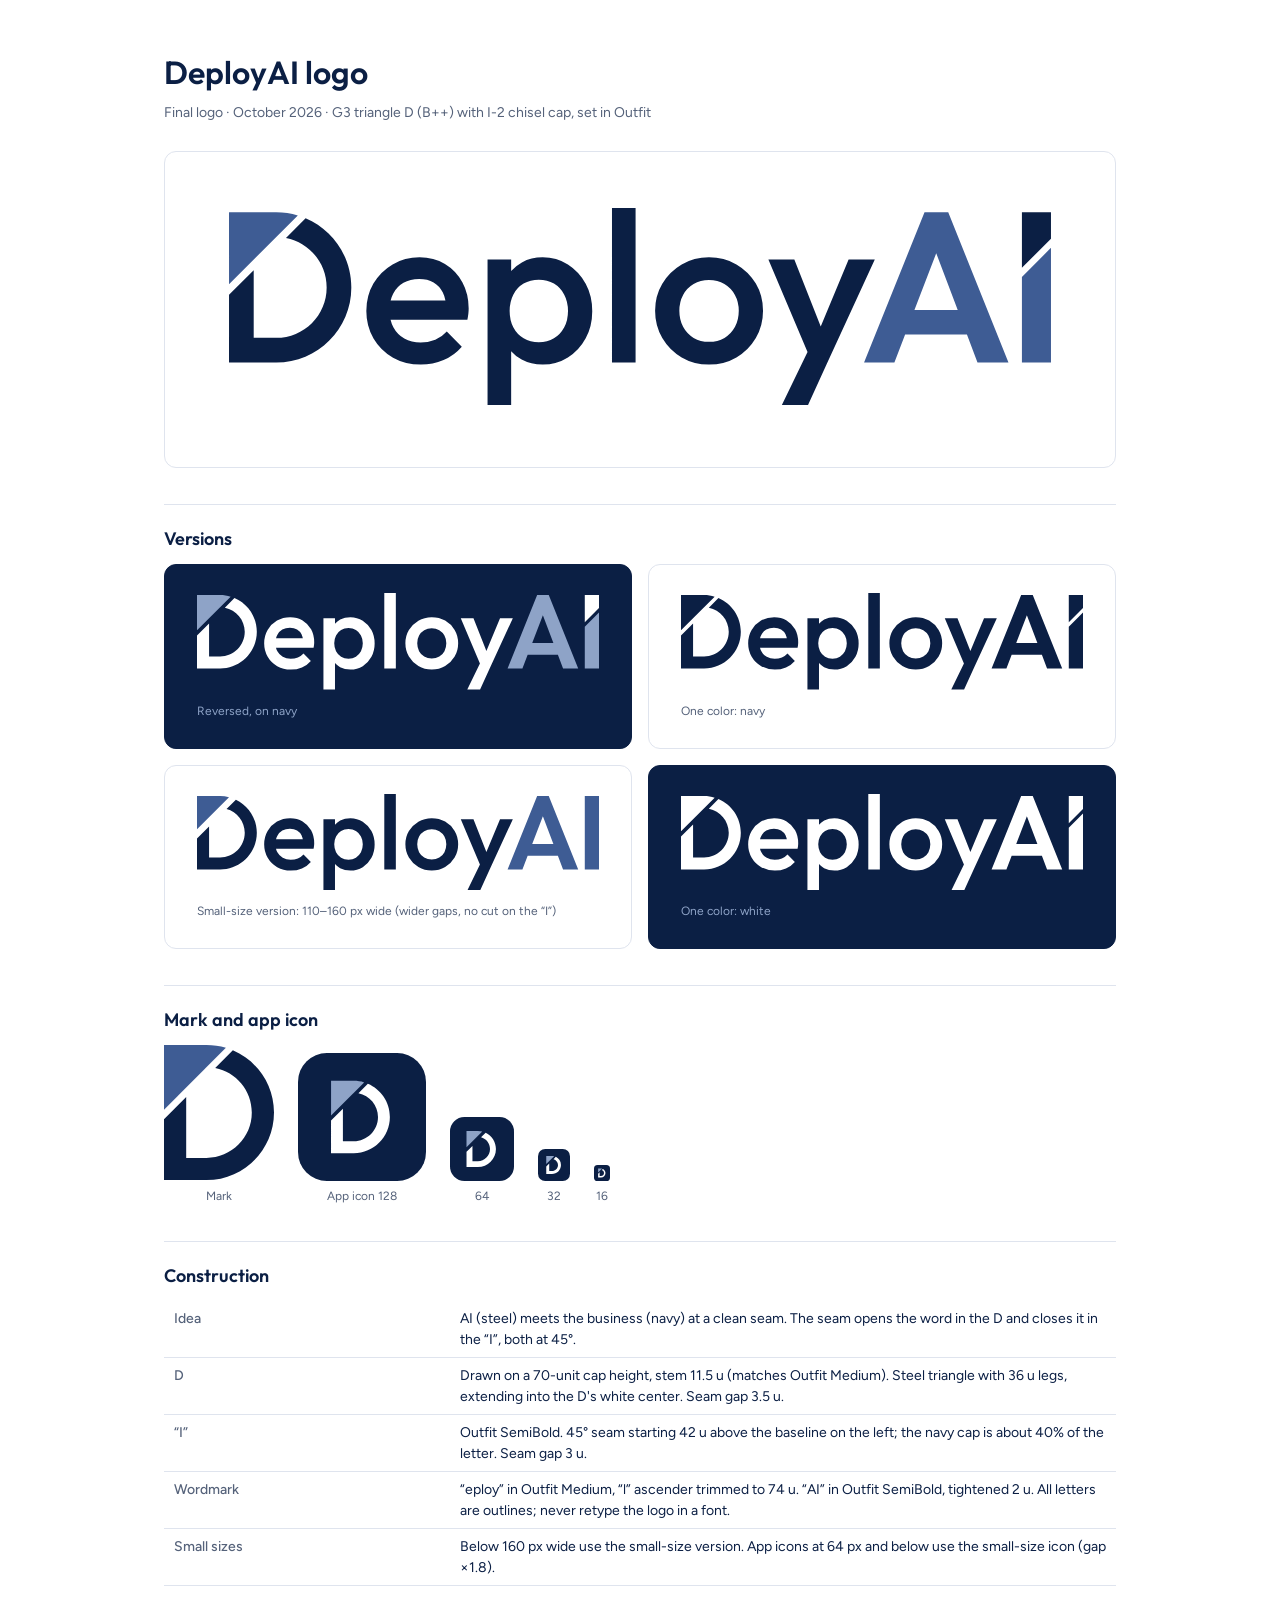
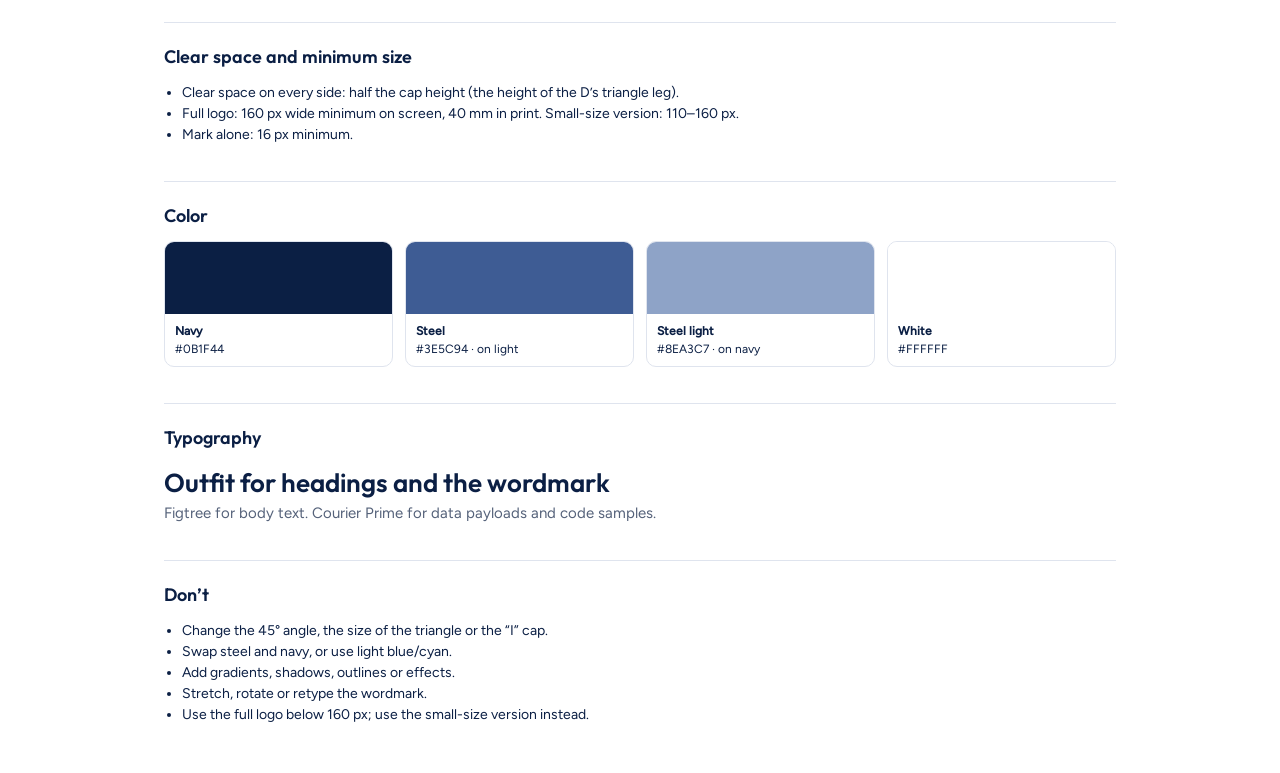
<file: brand/DeployAI-Brand-Logo.html>
<!doctype html><html><head><meta charset="utf-8"><meta name="viewport" content="width=device-width,initial-scale=1"><title>DeployAI Logo</title><style>@font-face{font-family:Outfit;font-weight:400;src:url([data-uri]) format("woff2")}@font-face{font-family:Outfit;font-weight:500;src:url([data-uri]) format("woff2")}@font-face{font-family:Outfit;font-weight:600;src:url([data-uri]) format("woff2")}@font-face{font-family:Figtree;font-weight:400;src:url([data-uri]) format("woff2")}@font-face{font-family:Figtree;font-weight:500;src:url([data-uri]) format("woff2")}
:root{--navy:#0B1F44;--steel:#3E5C94;--steel2:#8EA3C7;--line:#dfe4ee;--muted:#55627a}
*{box-sizing:border-box}body{margin:0;background:#fff;color:var(--navy);font-family:Figtree,sans-serif;font-size:14px;line-height:1.5}
main{max-width:1000px;margin:0 auto;padding:48px 24px}
h1{font-family:Outfit;font-weight:600;font-size:32px;margin:0} h2{font-family:Outfit;font-weight:600;font-size:18px;margin:36px 0 12px;padding-top:20px;border-top:1px solid var(--line)}
.sub{color:var(--muted);margin:6px 0 28px}
.hero{border:1px solid var(--line);border-radius:12px;padding:56px 64px} .hero svg{width:100%;height:auto}
.two{display:grid;grid-template-columns:1fr 1fr;gap:16px} @media(max-width:700px){.two,.four{grid-template-columns:1fr}}
.tile{border:1px solid var(--line);border-radius:12px;padding:28px 32px;display:flex;flex-direction:column;gap:12px;justify-content:center} .tile svg{width:100%;height:auto} .tile.dk{background:var(--navy);border-color:var(--navy)}
.cap{font-size:12px;color:var(--muted)} .dk .cap{color:var(--steel2)}
.icons{display:flex;gap:24px;align-items:flex-end;flex-wrap:wrap} .icons div{display:flex;flex-direction:column;align-items:center;gap:6px;font-size:12px;color:var(--muted)}
.four{display:grid;grid-template-columns:repeat(4,1fr);gap:12px} .sw{border-radius:10px;overflow:hidden;border:1px solid var(--line)} .sw div:first-child{height:72px} .sw div:last-child{padding:8px 10px;font-size:12px}
table{border-collapse:collapse;width:100%} td,th{text-align:left;padding:7px 10px;border-bottom:1px solid var(--line);vertical-align:top} th{font-weight:500;color:var(--muted);width:30%}
ul{margin:0;padding-left:18px} .typ1{font-family:Outfit;font-weight:600;font-size:26px} .typ2{font-family:Figtree;font-size:15px;color:var(--muted)}
@media print{main{padding:24px} h2{break-after:avoid} .tile,.hero,table{break-inside:avoid}}
</style></head><body><main>
<h1>DeployAI logo</h1><div class="sub">Final logo · October 2026 · G3 triangle D (B++) with I-2 chisel cap, set in Outfit</div>
<div class="hero"><svg class="" xmlns="http://www.w3.org/2000/svg" viewBox="4.00 -72.00 383.12 92.00" role="img" aria-label="DeployAI"><title>DeployAI</title><path fill="#0B1F44" d="M150.2 1Q144.7 1 140.4 -1.35Q137.54 -2.91 135.5 -5.25V20H124.5V-48H135.5V-42.66Q137.59 -45.06 140.5 -46.65Q144.8 -49 150.2 -49Q156.7 -49 161.95 -45.65Q167.2 -42.3 170.25 -36.65Q173.3 -31 173.3 -23.9Q173.3 -16.9 170.25 -11.25Q167.2 -5.6 161.95 -2.3Q156.7 1 150.2 1ZM227.7 1Q220.7 1 215 -2.35Q209.3 -5.7 205.95 -11.4Q202.6 -17.1 202.6 -24.1Q202.6 -31.1 205.95 -36.7Q209.3 -42.3 215 -45.65Q220.7 -49 227.7 -49Q234.8 -49 240.5 -45.7Q246.2 -42.4 249.55 -36.75Q252.9 -31.1 252.9 -24.1Q252.9 -17.1 249.55 -11.4Q246.2 -5.7 240.5 -2.35Q234.8 1 227.7 1ZM93.4 1Q86.2 1 80.45 -2.25Q74.7 -5.5 71.35 -11.2Q68 -16.9 68 -24Q68 -31.1 71.3 -36.75Q74.6 -42.4 80.25 -45.7Q85.9 -49 92.8 -49Q99.5 -49 104.65 -45.9Q109.8 -42.8 112.75 -37.4Q115.7 -32 115.7 -25.1Q115.7 -23.9 115.55 -22.65Q115.4 -21.4 115.1 -19.9H79.29Q79.74 -18.02 80.6 -16.4Q82.4 -13 85.7 -11.15Q89 -9.3 93.3 -9.3Q97 -9.3 100.15 -10.6Q103.3 -11.9 105.5 -14.4L112.5 -7.3Q109 -3.2 104 -1.1Q99 1 93.4 1ZM4 -31.53 15.5 -43.03V-11.5H26C38.98 -11.5 49.5 -22.02 49.5 -35C49.5 -46.43 41.34 -55.95 30.54 -58.06L39.69 -67.22C52.22 -61.89 61 -49.47 61 -35C61 -15.67 45.33 0 26 0H4ZM261.6 20 273.65 -4.83 255.4 -48H267.5L279.8 -16.73L292.8 -48H305L282.7 0.5L273.8 20ZM182.5 0V-72H193.5V0ZM227.7 -9.6Q231.8 -9.6 234.95 -11.45Q238.1 -13.3 239.85 -16.6Q241.6 -19.9 241.6 -24.1Q241.6 -28.3 239.8 -31.5Q238 -34.7 234.9 -36.55Q231.8 -38.4 227.7 -38.4Q223.7 -38.4 220.55 -36.55Q217.4 -34.7 215.65 -31.5Q213.9 -28.3 213.9 -24.1Q213.9 -19.9 215.65 -16.6Q217.4 -13.3 220.55 -11.45Q223.7 -9.6 227.7 -9.6ZM148.4 -9.4Q152.4 -9.4 155.45 -11.25Q158.5 -13.1 160.25 -16.4Q162 -19.7 162 -24Q162 -28.3 160.25 -31.6Q158.5 -34.9 155.45 -36.75Q152.4 -38.6 148.4 -38.6Q144.4 -38.6 141.3 -36.75Q138.2 -34.9 136.5 -31.6Q134.8 -28.3 134.8 -24Q134.8 -19.7 136.5 -16.4Q138.2 -13.1 141.3 -11.25Q144.4 -9.4 148.4 -9.4ZM387.12 -57.66 373.58 -44.12V-70H387.12ZM79.32 -28.9H104.87Q104.44 -31.02 103.6 -32.7Q102.1 -35.7 99.35 -37.3Q96.6 -38.9 92.6 -38.9Q88.4 -38.9 85.3 -37.1Q82.2 -35.3 80.5 -32.05Q79.74 -30.6 79.32 -28.9Z"/><path fill="#3E5C94" d="M300 0 328.18 -70H339.23L367.31 0H352.87L347.95 -13.04H319.14L314.14 0ZM373.58 0V-39.88L387.12 -53.42V0ZM4 -70H26C29.5 -70 32.87 -69.49 36.06 -68.53L4 -36.47ZM343.66 -24.4 333.64 -50.91 323.48 -24.4Z"/></svg>
</div>
<h2>Versions</h2>
<div class="two"><div class="tile dk"><svg class="" xmlns="http://www.w3.org/2000/svg" viewBox="4.00 -72.00 383.12 92.00" role="img" aria-label="DeployAI"><title>DeployAI</title><path fill="#FFFFFF" d="M150.2 1Q144.7 1 140.4 -1.35Q137.54 -2.91 135.5 -5.25V20H124.5V-48H135.5V-42.66Q137.59 -45.06 140.5 -46.65Q144.8 -49 150.2 -49Q156.7 -49 161.95 -45.65Q167.2 -42.3 170.25 -36.65Q173.3 -31 173.3 -23.9Q173.3 -16.9 170.25 -11.25Q167.2 -5.6 161.95 -2.3Q156.7 1 150.2 1ZM227.7 1Q220.7 1 215 -2.35Q209.3 -5.7 205.95 -11.4Q202.6 -17.1 202.6 -24.1Q202.6 -31.1 205.95 -36.7Q209.3 -42.3 215 -45.65Q220.7 -49 227.7 -49Q234.8 -49 240.5 -45.7Q246.2 -42.4 249.55 -36.75Q252.9 -31.1 252.9 -24.1Q252.9 -17.1 249.55 -11.4Q246.2 -5.7 240.5 -2.35Q234.8 1 227.7 1ZM93.4 1Q86.2 1 80.45 -2.25Q74.7 -5.5 71.35 -11.2Q68 -16.9 68 -24Q68 -31.1 71.3 -36.75Q74.6 -42.4 80.25 -45.7Q85.9 -49 92.8 -49Q99.5 -49 104.65 -45.9Q109.8 -42.8 112.75 -37.4Q115.7 -32 115.7 -25.1Q115.7 -23.9 115.55 -22.65Q115.4 -21.4 115.1 -19.9H79.29Q79.74 -18.02 80.6 -16.4Q82.4 -13 85.7 -11.15Q89 -9.3 93.3 -9.3Q97 -9.3 100.15 -10.6Q103.3 -11.9 105.5 -14.4L112.5 -7.3Q109 -3.2 104 -1.1Q99 1 93.4 1ZM4 -31.53 15.5 -43.03V-11.5H26C38.98 -11.5 49.5 -22.02 49.5 -35C49.5 -46.43 41.34 -55.95 30.54 -58.06L39.69 -67.22C52.22 -61.89 61 -49.47 61 -35C61 -15.67 45.33 0 26 0H4ZM261.6 20 273.65 -4.83 255.4 -48H267.5L279.8 -16.73L292.8 -48H305L282.7 0.5L273.8 20ZM182.5 0V-72H193.5V0ZM227.7 -9.6Q231.8 -9.6 234.95 -11.45Q238.1 -13.3 239.85 -16.6Q241.6 -19.9 241.6 -24.1Q241.6 -28.3 239.8 -31.5Q238 -34.7 234.9 -36.55Q231.8 -38.4 227.7 -38.4Q223.7 -38.4 220.55 -36.55Q217.4 -34.7 215.65 -31.5Q213.9 -28.3 213.9 -24.1Q213.9 -19.9 215.65 -16.6Q217.4 -13.3 220.55 -11.45Q223.7 -9.6 227.7 -9.6ZM148.4 -9.4Q152.4 -9.4 155.45 -11.25Q158.5 -13.1 160.25 -16.4Q162 -19.7 162 -24Q162 -28.3 160.25 -31.6Q158.5 -34.9 155.45 -36.75Q152.4 -38.6 148.4 -38.6Q144.4 -38.6 141.3 -36.75Q138.2 -34.9 136.5 -31.6Q134.8 -28.3 134.8 -24Q134.8 -19.7 136.5 -16.4Q138.2 -13.1 141.3 -11.25Q144.4 -9.4 148.4 -9.4ZM387.12 -57.66 373.58 -44.12V-70H387.12ZM79.32 -28.9H104.87Q104.44 -31.02 103.6 -32.7Q102.1 -35.7 99.35 -37.3Q96.6 -38.9 92.6 -38.9Q88.4 -38.9 85.3 -37.1Q82.2 -35.3 80.5 -32.05Q79.74 -30.6 79.32 -28.9Z"/><path fill="#8EA3C7" d="M300 0 328.18 -70H339.23L367.31 0H352.87L347.95 -13.04H319.14L314.14 0ZM373.58 0V-39.88L387.12 -53.42V0ZM4 -70H26C29.5 -70 32.87 -69.49 36.06 -68.53L4 -36.47ZM343.66 -24.4 333.64 -50.91 323.48 -24.4Z"/></svg>
<span class="cap">Reversed, on navy</span></div>
<div class="tile"><svg class="" xmlns="http://www.w3.org/2000/svg" viewBox="4.00 -72.00 383.12 92.00" role="img" aria-label="DeployAI"><title>DeployAI</title><path fill="#0B1F44" d="M150.2 1Q144.7 1 140.4 -1.35Q137.54 -2.91 135.5 -5.25V20H124.5V-48H135.5V-42.66Q137.59 -45.06 140.5 -46.65Q144.8 -49 150.2 -49Q156.7 -49 161.95 -45.65Q167.2 -42.3 170.25 -36.65Q173.3 -31 173.3 -23.9Q173.3 -16.9 170.25 -11.25Q167.2 -5.6 161.95 -2.3Q156.7 1 150.2 1ZM227.7 1Q220.7 1 215 -2.35Q209.3 -5.7 205.95 -11.4Q202.6 -17.1 202.6 -24.1Q202.6 -31.1 205.95 -36.7Q209.3 -42.3 215 -45.65Q220.7 -49 227.7 -49Q234.8 -49 240.5 -45.7Q246.2 -42.4 249.55 -36.75Q252.9 -31.1 252.9 -24.1Q252.9 -17.1 249.55 -11.4Q246.2 -5.7 240.5 -2.35Q234.8 1 227.7 1ZM93.4 1Q86.2 1 80.45 -2.25Q74.7 -5.5 71.35 -11.2Q68 -16.9 68 -24Q68 -31.1 71.3 -36.75Q74.6 -42.4 80.25 -45.7Q85.9 -49 92.8 -49Q99.5 -49 104.65 -45.9Q109.8 -42.8 112.75 -37.4Q115.7 -32 115.7 -25.1Q115.7 -23.9 115.55 -22.65Q115.4 -21.4 115.1 -19.9H79.29Q79.74 -18.02 80.6 -16.4Q82.4 -13 85.7 -11.15Q89 -9.3 93.3 -9.3Q97 -9.3 100.15 -10.6Q103.3 -11.9 105.5 -14.4L112.5 -7.3Q109 -3.2 104 -1.1Q99 1 93.4 1ZM4 -31.53 15.5 -43.03V-11.5H26C38.98 -11.5 49.5 -22.02 49.5 -35C49.5 -46.43 41.34 -55.95 30.54 -58.06L39.69 -67.22C52.22 -61.89 61 -49.47 61 -35C61 -15.67 45.33 0 26 0H4ZM261.6 20 273.65 -4.83 255.4 -48H267.5L279.8 -16.73L292.8 -48H305L282.7 0.5L273.8 20ZM182.5 0V-72H193.5V0ZM227.7 -9.6Q231.8 -9.6 234.95 -11.45Q238.1 -13.3 239.85 -16.6Q241.6 -19.9 241.6 -24.1Q241.6 -28.3 239.8 -31.5Q238 -34.7 234.9 -36.55Q231.8 -38.4 227.7 -38.4Q223.7 -38.4 220.55 -36.55Q217.4 -34.7 215.65 -31.5Q213.9 -28.3 213.9 -24.1Q213.9 -19.9 215.65 -16.6Q217.4 -13.3 220.55 -11.45Q223.7 -9.6 227.7 -9.6ZM148.4 -9.4Q152.4 -9.4 155.45 -11.25Q158.5 -13.1 160.25 -16.4Q162 -19.7 162 -24Q162 -28.3 160.25 -31.6Q158.5 -34.9 155.45 -36.75Q152.4 -38.6 148.4 -38.6Q144.4 -38.6 141.3 -36.75Q138.2 -34.9 136.5 -31.6Q134.8 -28.3 134.8 -24Q134.8 -19.7 136.5 -16.4Q138.2 -13.1 141.3 -11.25Q144.4 -9.4 148.4 -9.4ZM387.12 -57.66 373.58 -44.12V-70H387.12ZM79.32 -28.9H104.87Q104.44 -31.02 103.6 -32.7Q102.1 -35.7 99.35 -37.3Q96.6 -38.9 92.6 -38.9Q88.4 -38.9 85.3 -37.1Q82.2 -35.3 80.5 -32.05Q79.74 -30.6 79.32 -28.9Z"/><path fill="#0B1F44" d="M300 0 328.18 -70H339.23L367.31 0H352.87L347.95 -13.04H319.14L314.14 0ZM373.58 0V-39.88L387.12 -53.42V0ZM4 -70H26C29.5 -70 32.87 -69.49 36.06 -68.53L4 -36.47ZM343.66 -24.4 333.64 -50.91 323.48 -24.4Z"/></svg>
<span class="cap">One color: navy</span></div>
<div class="tile"><svg class="" xmlns="http://www.w3.org/2000/svg" viewBox="4.00 -72.00 383.12 92.00" role="img" aria-label="DeployAI"><title>DeployAI</title><path fill="#0B1F44" d="M150.2 1Q144.7 1 140.4 -1.35Q137.54 -2.91 135.5 -5.25V20H124.5V-48H135.5V-42.66Q137.59 -45.06 140.5 -46.65Q144.8 -49 150.2 -49Q156.7 -49 161.95 -45.65Q167.2 -42.3 170.25 -36.65Q173.3 -31 173.3 -23.9Q173.3 -16.9 170.25 -11.25Q167.2 -5.6 161.95 -2.3Q156.7 1 150.2 1ZM227.7 1Q220.7 1 215 -2.35Q209.3 -5.7 205.95 -11.4Q202.6 -17.1 202.6 -24.1Q202.6 -31.1 205.95 -36.7Q209.3 -42.3 215 -45.65Q220.7 -49 227.7 -49Q234.8 -49 240.5 -45.7Q246.2 -42.4 249.55 -36.75Q252.9 -31.1 252.9 -24.1Q252.9 -17.1 249.55 -11.4Q246.2 -5.7 240.5 -2.35Q234.8 1 227.7 1ZM93.4 1Q86.2 1 80.45 -2.25Q74.7 -5.5 71.35 -11.2Q68 -16.9 68 -24Q68 -31.1 71.3 -36.75Q74.6 -42.4 80.25 -45.7Q85.9 -49 92.8 -49Q99.5 -49 104.65 -45.9Q109.8 -42.8 112.75 -37.4Q115.7 -32 115.7 -25.1Q115.7 -23.9 115.55 -22.65Q115.4 -21.4 115.1 -19.9H79.29Q79.74 -18.02 80.6 -16.4Q82.4 -13 85.7 -11.15Q89 -9.3 93.3 -9.3Q97 -9.3 100.15 -10.6Q103.3 -11.9 105.5 -14.4L112.5 -7.3Q109 -3.2 104 -1.1Q99 1 93.4 1ZM4 -29.55 15.5 -41.05V-11.5H26C38.98 -11.5 49.5 -22.02 49.5 -35C49.5 -45.85 42.14 -54.99 32.14 -57.69L41.06 -66.6C52.85 -60.97 61 -48.94 61 -35C61 -15.67 45.33 0 26 0H4ZM261.6 20 273.65 -4.83 255.4 -48H267.5L279.8 -16.73L292.8 -48H305L282.7 0.5L273.8 20ZM182.5 0V-72H193.5V0ZM227.7 -9.6Q231.8 -9.6 234.95 -11.45Q238.1 -13.3 239.85 -16.6Q241.6 -19.9 241.6 -24.1Q241.6 -28.3 239.8 -31.5Q238 -34.7 234.9 -36.55Q231.8 -38.4 227.7 -38.4Q223.7 -38.4 220.55 -36.55Q217.4 -34.7 215.65 -31.5Q213.9 -28.3 213.9 -24.1Q213.9 -19.9 215.65 -16.6Q217.4 -13.3 220.55 -11.45Q223.7 -9.6 227.7 -9.6ZM148.4 -9.4Q152.4 -9.4 155.45 -11.25Q158.5 -13.1 160.25 -16.4Q162 -19.7 162 -24Q162 -28.3 160.25 -31.6Q158.5 -34.9 155.45 -36.75Q152.4 -38.6 148.4 -38.6Q144.4 -38.6 141.3 -36.75Q138.2 -34.9 136.5 -31.6Q134.8 -28.3 134.8 -24Q134.8 -19.7 136.5 -16.4Q138.2 -13.1 141.3 -11.25Q144.4 -9.4 148.4 -9.4ZM79.32 -28.9H104.87Q104.44 -31.02 103.6 -32.7Q102.1 -35.7 99.35 -37.3Q96.6 -38.9 92.6 -38.9Q88.4 -38.9 85.3 -37.1Q82.2 -35.3 80.5 -32.05Q79.74 -30.6 79.32 -28.9Z"/><path fill="#3E5C94" d="M300 0 328.18 -70H339.23L367.31 0H352.87L347.95 -13.04H319.14L314.14 0ZM373.58 0V-70H387.12V0ZM4 -70H26C28.93 -70 31.78 -69.64 34.5 -68.96L4 -38.45ZM343.66 -24.4 333.64 -50.91 323.48 -24.4Z"/></svg>
<span class="cap">Small-size version: 110–160 px wide (wider gaps, no cut on the “I”)</span></div>
<div class="tile dk"><svg class="" xmlns="http://www.w3.org/2000/svg" viewBox="4.00 -72.00 383.12 92.00" role="img" aria-label="DeployAI"><title>DeployAI</title><path fill="#FFFFFF" d="M150.2 1Q144.7 1 140.4 -1.35Q137.54 -2.91 135.5 -5.25V20H124.5V-48H135.5V-42.66Q137.59 -45.06 140.5 -46.65Q144.8 -49 150.2 -49Q156.7 -49 161.95 -45.65Q167.2 -42.3 170.25 -36.65Q173.3 -31 173.3 -23.9Q173.3 -16.9 170.25 -11.25Q167.2 -5.6 161.95 -2.3Q156.7 1 150.2 1ZM227.7 1Q220.7 1 215 -2.35Q209.3 -5.7 205.95 -11.4Q202.6 -17.1 202.6 -24.1Q202.6 -31.1 205.95 -36.7Q209.3 -42.3 215 -45.65Q220.7 -49 227.7 -49Q234.8 -49 240.5 -45.7Q246.2 -42.4 249.55 -36.75Q252.9 -31.1 252.9 -24.1Q252.9 -17.1 249.55 -11.4Q246.2 -5.7 240.5 -2.35Q234.8 1 227.7 1ZM93.4 1Q86.2 1 80.45 -2.25Q74.7 -5.5 71.35 -11.2Q68 -16.9 68 -24Q68 -31.1 71.3 -36.75Q74.6 -42.4 80.25 -45.7Q85.9 -49 92.8 -49Q99.5 -49 104.65 -45.9Q109.8 -42.8 112.75 -37.4Q115.7 -32 115.7 -25.1Q115.7 -23.9 115.55 -22.65Q115.4 -21.4 115.1 -19.9H79.29Q79.74 -18.02 80.6 -16.4Q82.4 -13 85.7 -11.15Q89 -9.3 93.3 -9.3Q97 -9.3 100.15 -10.6Q103.3 -11.9 105.5 -14.4L112.5 -7.3Q109 -3.2 104 -1.1Q99 1 93.4 1ZM4 -31.53 15.5 -43.03V-11.5H26C38.98 -11.5 49.5 -22.02 49.5 -35C49.5 -46.43 41.34 -55.95 30.54 -58.06L39.69 -67.22C52.22 -61.89 61 -49.47 61 -35C61 -15.67 45.33 0 26 0H4ZM261.6 20 273.65 -4.83 255.4 -48H267.5L279.8 -16.73L292.8 -48H305L282.7 0.5L273.8 20ZM182.5 0V-72H193.5V0ZM227.7 -9.6Q231.8 -9.6 234.95 -11.45Q238.1 -13.3 239.85 -16.6Q241.6 -19.9 241.6 -24.1Q241.6 -28.3 239.8 -31.5Q238 -34.7 234.9 -36.55Q231.8 -38.4 227.7 -38.4Q223.7 -38.4 220.55 -36.55Q217.4 -34.7 215.65 -31.5Q213.9 -28.3 213.9 -24.1Q213.9 -19.9 215.65 -16.6Q217.4 -13.3 220.55 -11.45Q223.7 -9.6 227.7 -9.6ZM148.4 -9.4Q152.4 -9.4 155.45 -11.25Q158.5 -13.1 160.25 -16.4Q162 -19.7 162 -24Q162 -28.3 160.25 -31.6Q158.5 -34.9 155.45 -36.75Q152.4 -38.6 148.4 -38.6Q144.4 -38.6 141.3 -36.75Q138.2 -34.9 136.5 -31.6Q134.8 -28.3 134.8 -24Q134.8 -19.7 136.5 -16.4Q138.2 -13.1 141.3 -11.25Q144.4 -9.4 148.4 -9.4ZM387.12 -57.66 373.58 -44.12V-70H387.12ZM79.32 -28.9H104.87Q104.44 -31.02 103.6 -32.7Q102.1 -35.7 99.35 -37.3Q96.6 -38.9 92.6 -38.9Q88.4 -38.9 85.3 -37.1Q82.2 -35.3 80.5 -32.05Q79.74 -30.6 79.32 -28.9Z"/><path fill="#FFFFFF" d="M300 0 328.18 -70H339.23L367.31 0H352.87L347.95 -13.04H319.14L314.14 0ZM373.58 0V-39.88L387.12 -53.42V0ZM4 -70H26C29.5 -70 32.87 -69.49 36.06 -68.53L4 -36.47ZM343.66 -24.4 333.64 -50.91 323.48 -24.4Z"/></svg>
<span class="cap">One color: white</span></div></div>
<h2>Mark and app icon</h2>
<div class="icons"><div style="width:110px"><svg class="" xmlns="http://www.w3.org/2000/svg" viewBox="4.00 -70.00 57.00 70.00" role="img" aria-label="DeployAI mark"><title>DeployAI mark</title><path fill="#0B1F44" d="M4 -31.53 15.5 -43.03V-11.5H26C38.98 -11.5 49.5 -22.02 49.5 -35C49.5 -46.43 41.34 -55.95 30.54 -58.06L39.69 -67.22C52.22 -61.89 61 -49.47 61 -35C61 -15.67 45.33 0 26 0H4V-31.53Z"/><path fill="#3E5C94" d="M4 -70H26C29.5 -70 32.87 -69.49 36.06 -68.53L4 -36.47Z"/></svg>
<span>Mark</span></div>
<div style="width:128px"><svg class="" xmlns="http://www.w3.org/2000/svg" viewBox="-28.00 -97.00 124.00 124.00" role="img" aria-label="DeployAI"><title>DeployAI</title><rect x="-28.00" y="-97.00" width="124" height="124" rx="28" fill="#0B1F44"/><path fill="#FFFFFF" d="M4 -31.53 15.5 -43.03V-11.5H26C38.98 -11.5 49.5 -22.02 49.5 -35C49.5 -46.43 41.34 -55.95 30.54 -58.06L39.69 -67.22C52.22 -61.89 61 -49.47 61 -35C61 -15.67 45.33 0 26 0H4V-31.53Z"/><path fill="#8EA3C7" d="M4 -70H26C29.5 -70 32.87 -69.49 36.06 -68.53L4 -36.47Z"/></svg>
<span>App icon 128</span></div><div style="width:64px"><svg class="" xmlns="http://www.w3.org/2000/svg" viewBox="-28.00 -97.00 124.00 124.00" role="img" aria-label="DeployAI"><title>DeployAI</title><rect x="-28.00" y="-97.00" width="124" height="124" rx="28" fill="#0B1F44"/><path fill="#FFFFFF" d="M4 -29.55 15.5 -41.05V-11.5H26C38.98 -11.5 49.5 -22.02 49.5 -35C49.5 -45.85 42.14 -54.99 32.14 -57.69L41.06 -66.6C52.85 -60.97 61 -48.94 61 -35C61 -15.67 45.33 0 26 0H4V-29.55Z"/><path fill="#8EA3C7" d="M4 -70H26C28.93 -70 31.78 -69.64 34.5 -68.96L4 -38.45Z"/></svg>
<span>64</span></div>
<div style="width:32px"><svg class="" xmlns="http://www.w3.org/2000/svg" viewBox="-28.00 -97.00 124.00 124.00" role="img" aria-label="DeployAI"><title>DeployAI</title><rect x="-28.00" y="-97.00" width="124" height="124" rx="28" fill="#0B1F44"/><path fill="#FFFFFF" d="M4 -29.55 15.5 -41.05V-11.5H26C38.98 -11.5 49.5 -22.02 49.5 -35C49.5 -45.85 42.14 -54.99 32.14 -57.69L41.06 -66.6C52.85 -60.97 61 -48.94 61 -35C61 -15.67 45.33 0 26 0H4V-29.55Z"/><path fill="#8EA3C7" d="M4 -70H26C28.93 -70 31.78 -69.64 34.5 -68.96L4 -38.45Z"/></svg>
<span>32</span></div><div style="width:16px"><svg class="" xmlns="http://www.w3.org/2000/svg" viewBox="-28.00 -97.00 124.00 124.00" role="img" aria-label="DeployAI"><title>DeployAI</title><rect x="-28.00" y="-97.00" width="124" height="124" rx="28" fill="#0B1F44"/><path fill="#FFFFFF" d="M4 -29.55 15.5 -41.05V-11.5H26C38.98 -11.5 49.5 -22.02 49.5 -35C49.5 -45.85 42.14 -54.99 32.14 -57.69L41.06 -66.6C52.85 -60.97 61 -48.94 61 -35C61 -15.67 45.33 0 26 0H4V-29.55Z"/><path fill="#8EA3C7" d="M4 -70H26C28.93 -70 31.78 -69.64 34.5 -68.96L4 -38.45Z"/></svg>
<span>16</span></div></div>
<h2>Construction</h2>
<table><tr><th>Idea</th><td>AI (steel) meets the business (navy) at a clean seam. The seam opens the word in the D and closes it in the “I”, both at 45°.</td></tr>
<tr><th>D</th><td>Drawn on a 70-unit cap height, stem 11.5 u (matches Outfit Medium). Steel triangle with 36 u legs, extending into the D's white center. Seam gap 3.5 u.</td></tr>
<tr><th>“I”</th><td>Outfit SemiBold. 45° seam starting 42 u above the baseline on the left; the navy cap is about 40% of the letter. Seam gap 3 u.</td></tr>
<tr><th>Wordmark</th><td>“eploy” in Outfit Medium, “l” ascender trimmed to 74 u. “AI” in Outfit SemiBold, tightened 2 u. All letters are outlines; never retype the logo in a font.</td></tr>
<tr><th>Small sizes</th><td>Below 160 px wide use the small-size version. App icons at 64 px and below use the small-size icon (gap ×1.8).</td></tr></table>
<h2>Clear space and minimum size</h2>
<ul><li>Clear space on every side: half the cap height (the height of the D’s triangle leg).</li>
<li>Full logo: 160 px wide minimum on screen, 40 mm in print. Small-size version: 110–160 px.</li><li>Mark alone: 16 px minimum.</li></ul>
<h2>Color</h2>
<div class="four"><div class="sw"><div style="background:#0B1F44"></div><div><b>Navy</b><br>#0B1F44</div></div>
<div class="sw"><div style="background:#3E5C94"></div><div><b>Steel</b><br>#3E5C94 · on light</div></div>
<div class="sw"><div style="background:#8EA3C7"></div><div><b>Steel light</b><br>#8EA3C7 · on navy</div></div>
<div class="sw"><div style="background:#fff"></div><div><b>White</b><br>#FFFFFF</div></div></div>
<h2>Typography</h2>
<div class="typ1">Outfit for headings and the wordmark</div><div class="typ2">Figtree for body text. Courier Prime for data payloads and code samples.</div>
<h2>Don’t</h2>
<ul><li>Change the 45° angle, the size of the triangle or the “I” cap.</li><li>Swap steel and navy, or use light blue/cyan.</li>
<li>Add gradients, shadows, outlines or effects.</li><li>Stretch, rotate or retype the wordmark.</li><li>Use the full logo below 160 px; use the small-size version instead.</li></ul>
</main></body></html>
</file>
<file: styles.css>
/* DeployAI v3: agency-style layout (rounded cards, centered section heads, angled navy band) in the navy-and-white scheme. */
:root{
  --navy:#0B1F44; --navy-2:#132B57; --navy-3:#1E3C73; --steel:#3E5C94;
  --bg:#FFFFFF; --tint:#F3F6FB; --tint-2:#E7EDF6; --line:#DFE5EE;
  --ink:#0B1F44; --text:#3F4F69; --muted:#6B7A92;
  --on-navy:#F3F6FB; --on-navy-muted:#B4C1D8;
  --ok:#1D7F52; --warn:#A85A16;
  --grad:linear-gradient(135deg,#0B1F44 0%,#1E3C73 100%);
  --shadow:0 18px 40px -22px rgba(11,31,68,.35);
  --shadow-sm:0 6px 18px -10px rgba(11,31,68,.25);
  --r:14px;
  --f-display:"Outfit","Avenir Next","Helvetica Neue",sans-serif;
  --f-body:"Figtree",system-ui,-apple-system,"Segoe UI",sans-serif;
  --f-mono:"Courier Prime","Courier New",Courier,monospace;
  --wrap:1180px;
  color-scheme:light;
}
*{box-sizing:border-box}
[hidden]{display:none!important}
q{quotes:none}
html{scroll-behavior:smooth}
@media (prefers-reduced-motion:reduce){html{scroll-behavior:auto}*{animation:none!important;transition:none!important}}
body{margin:0;background:var(--bg);color:var(--text);font:16.5px/1.65 var(--f-body);-webkit-font-smoothing:antialiased}
a{color:inherit}
img,svg{max-width:100%}
h1,h2,h3,h4{font-family:var(--f-display);font-weight:500;color:var(--ink);line-height:1.12;margin:0;letter-spacing:-.012em;text-wrap:balance}
p{margin:0}
.wrap{max-width:var(--wrap);margin:0 auto;padding-left:max(20px,env(safe-area-inset-left,0px));padding-right:max(20px,env(safe-area-inset-right,0px))}
:focus-visible{outline:2px solid var(--steel);outline-offset:3px}
.ic{width:24px;height:24px;fill:none;stroke:currentColor;stroke-width:1.7;stroke-linecap:round;stroke-linejoin:round}

/* Buttons and pills */
.btn{display:inline-flex;align-items:center;gap:10px;font:600 15px/1 var(--f-body);padding:15px 22px;border-radius:999px;text-decoration:none;border:1.5px solid transparent;cursor:pointer;transition:background .15s,border-color .15s,transform .15s}
.btn:hover{transform:translateY(-1px)}
.btn-navy{background:var(--navy);color:#fff}.btn-navy:hover{background:var(--navy-3)}
.btn-line{border-color:var(--line);color:var(--ink);background:#fff}.btn-line:hover{border-color:var(--ink)}
.btn-white{background:#fff;color:var(--navy)}.btn-white:hover{background:var(--tint)}
.btn-ghost{border-color:rgba(255,255,255,.35);color:#fff}.btn-ghost:hover{border-color:#fff}
.pill{display:inline-flex;align-items:center;gap:8px;font:600 12.5px/1 var(--f-body);letter-spacing:.06em;text-transform:uppercase;color:var(--navy-3);background:var(--tint-2);padding:8px 14px;border-radius:999px}
.pill::before{content:"";width:6px;height:6px;border-radius:50%;background:currentColor}
.on-navy .pill{background:rgba(255,255,255,.1);color:var(--on-navy)}

/* Top bar + nav */
.topbar{background:var(--navy);color:var(--on-navy-muted);font-size:13.5px}
.topbar .wrap{display:flex;align-items:center;gap:24px;min-height:40px;flex-wrap:wrap}
.topbar span{display:inline-flex;align-items:center;gap:8px}
.topbar .ic{width:16px;height:16px}
.topbar a{margin-left:auto;color:#fff;font-weight:600;text-decoration:none}
@media (max-width:720px){.topbar span:nth-child(2){display:none}}
header.nav{position:sticky;top:0;z-index:30;background:rgba(255,255,255,.96);backdrop-filter:blur(8px);border-bottom:1px solid var(--line)}
.nav .wrap{display:flex;align-items:center;gap:32px;height:72px}
.logo{display:flex;align-items:center;gap:10px;font:500 25px/1 var(--f-display);letter-spacing:-.015em;color:var(--ink);text-decoration:none}
.logo svg{width:32px;height:32px;flex:none}
.logo .wave{stroke:#fff}
.nav ul{display:flex;gap:28px;list-style:none;margin:0 0 0 auto;padding:0;font-weight:500;font-size:15px;color:var(--text)}
.nav ul a{text-decoration:none}.nav ul a:hover,.nav ul a[aria-current="page"]{color:var(--ink)}
.nav ul a[aria-current="page"]{text-decoration:underline;text-underline-offset:8px;text-decoration-thickness:2px}
.nav .btn{padding:12px 18px;font-size:14.5px}
@media (max-width:980px){.nav ul{display:none}.nav .btn{margin-left:auto}}

/* Hero */
.hero{position:relative;overflow:hidden;background:linear-gradient(180deg,var(--tint) 0%,#fff 100%)}
.hero::before{content:"";position:absolute;right:-80px;top:40px;width:420px;height:420px;background-image:radial-gradient(var(--tint-2) 2px,transparent 2.5px);background-size:18px 18px;border-radius:50%;pointer-events:none}
.hero .wrap{position:relative;display:grid;grid-template-columns:1.05fr .95fr;gap:56px;align-items:center;padding-block:80px 150px}
@media (max-width:960px){.hero .wrap{grid-template-columns:1fr;padding-block:56px 120px}}
.hero h1{font-size:clamp(38px,5vw,62px);margin-top:20px}
.hero h1 .hl{background:linear-gradient(135deg,var(--steel) 0 .3em,transparent .3em .36em,var(--navy) .36em);color:#fff;padding:.02em .22em .1em;margin-left:.04em;border-radius:0;-webkit-box-decoration-break:clone;box-decoration-break:clone}
.hero .sub{margin-top:22px;font-size:18.5px;max-width:56ch}
.hero .ctas{display:flex;gap:12px;flex-wrap:wrap;margin-top:34px}

/* Browser mockup with chat widget */
.mock{position:relative;min-width:0}
.browser{background:#fff;border-radius:16px;box-shadow:0 40px 80px -40px rgba(11,31,68,.45);border:1px solid var(--line);overflow:hidden}
.browser .bar{display:flex;align-items:center;gap:6px;padding:12px 14px;border-bottom:1px solid var(--line);background:var(--tint)}
.browser .bar i{width:10px;height:10px;border-radius:50%;background:var(--tint-2)}
.browser .bar span{margin-left:12px;flex:1;background:#fff;border:1px solid var(--line);border-radius:999px;font-size:12px;color:var(--muted);padding:4px 12px;white-space:nowrap;overflow:hidden;text-overflow:ellipsis}
.browser .page{position:relative;padding:22px;min-height:340px;background:linear-gradient(160deg,#fff 0%,var(--tint) 100%)}
.browser .fake{max-width:44%}
.browser .fake h5{margin:0;font:500 20px/1.2 var(--f-display);color:var(--ink);max-width:14ch}
.browser .fake .ln{height:8px;border-radius:4px;background:var(--tint-2);margin-top:10px;width:70%}
.browser .fake .ln.s{width:46%}
.browser .fake .old{margin-top:22px;border:1px dashed var(--line);border-radius:8px;padding:10px;font-size:11.5px;color:var(--muted)}
.widget{position:absolute;right:18px;bottom:18px;width:min(270px,78%);background:#fff;border-radius:14px;box-shadow:var(--shadow);border:1px solid var(--line);overflow:hidden;font-size:13px}
.widget header{background:var(--grad);color:#fff;padding:10px 12px;display:flex;align-items:center;gap:8px;font-weight:600}
.widget header b{width:8px;height:8px;border-radius:50%;background:#7AD3A2}
.widget ul{list-style:none;margin:0;padding:10px;display:grid;gap:7px}
.widget li{padding:7px 10px;border-radius:10px;max-width:88%;line-height:1.4}
.widget .b{background:var(--tint);color:var(--ink)}
.widget .u{background:var(--navy);color:#fff;justify-self:end}
.widget .slot{justify-self:start;border:1.5px solid var(--navy);color:var(--navy);font-weight:600;background:#fff}
.chip{position:absolute;display:flex;align-items:center;gap:10px;background:#fff;border-radius:12px;box-shadow:var(--shadow);padding:10px 14px;font-size:13px;color:var(--ink);font-weight:600;border:1px solid var(--line)}
.chip small{display:block;font-weight:500;color:var(--muted);font-size:12px}
.chip .dot{width:30px;height:30px;border-radius:8px;display:grid;place-items:center;background:var(--tint-2);color:var(--navy)}
.chip .dot .ic{width:18px;height:18px}
.chip.c1{left:-22px;top:-26px}
.chip.c2{left:20px;bottom:-26px}
@media (max-width:600px){.chip{display:none}.browser .fake{display:none}.browser .page{min-height:0;padding:14px}.widget{position:static;width:auto;box-shadow:none}}

/* Capability cards overlapping hero */
.caps{position:relative;z-index:2;margin-top:-96px}
.caps .grid{display:grid;grid-template-columns:repeat(4,minmax(0,1fr));gap:0;background:#fff;border-radius:var(--r);box-shadow:var(--shadow);overflow:hidden;border:1px solid var(--line)}
@media (max-width:960px){.caps .grid{grid-template-columns:1fr 1fr}}
@media (max-width:560px){.caps .grid{grid-template-columns:1fr}}
.cap{padding:30px 26px;border-right:1px solid var(--line);min-width:0}
.cap:last-child{border-right:0}
.cap .tile{width:52px;height:52px;border-radius:12px;display:grid;place-items:center;background:var(--tint-2);color:var(--navy)}
.cap h3{font-size:20px;margin-top:20px}
.cap p{margin-top:10px;font-size:15px}
.cap.hi{background:var(--grad);color:var(--on-navy-muted);border-color:transparent}
.cap.hi h3{color:#fff}
.cap.hi .tile{background:rgba(255,255,255,.12);color:#fff}
@media (max-width:960px){.cap{border-bottom:1px solid var(--line)}}

/* Section scaffolding */
.sec{padding-block:110px}
.sec.tint{background:var(--tint)}
.center-head{display:grid;justify-items:center;text-align:center;gap:16px;max-width:760px;margin:0 auto 56px}
.center-head h2,.split h2{font-size:clamp(30px,3.8vw,46px)}
.center-head p{max-width:62ch;font-size:17.5px}

/* About split */
.split{display:grid;grid-template-columns:1fr 1fr;gap:72px;align-items:center}
@media (max-width:960px){.split{grid-template-columns:1fr;gap:48px}}
.split .copy{display:grid;gap:18px;justify-items:start}
.split .copy > p{font-size:17px}
.checks{list-style:none;margin:6px 0 4px;padding:0;display:grid;gap:14px}
.checks li{display:grid;grid-template-columns:28px 1fr;gap:12px;align-items:start}
.checks .ok{width:28px;height:28px;border-radius:50%;background:var(--tint-2);color:var(--navy);display:grid;place-items:center}
.checks .ok .ic{width:16px;height:16px;stroke-width:2.4}
.checks b{color:var(--ink);font-weight:600;display:block}
.flow{position:relative;background:var(--tint);border-radius:20px;padding:34px;display:grid;gap:14px;min-width:0}
.flow .row{display:flex;flex-wrap:wrap;gap:8px}
.flow .lbl{font:600 12.5px var(--f-body);letter-spacing:.06em;text-transform:uppercase;color:var(--muted)}
.flow .tool{background:#fff;border:1px solid var(--line);border-radius:999px;padding:7px 13px;font-size:14px;color:var(--ink);font-weight:500}
.flow .layer{background:var(--grad);color:#fff;border-radius:14px;padding:20px 22px;display:grid;gap:6px;box-shadow:var(--shadow)}
.flow .layer strong{font:500 21px/1.2 var(--f-display)}
.flow .layer span{color:var(--on-navy-muted);font-size:14.5px}
.flow .arrow{justify-self:center;color:var(--steel)}
.flow .badge{position:absolute;right:-18px;top:-22px;background:#fff;border-radius:14px;box-shadow:var(--shadow);padding:14px 18px;display:grid;gap:2px;border:1px solid var(--line)}
.flow .badge strong{font:500 30px/1 var(--f-display);color:var(--ink)}
.flow .badge span{font-size:13px;color:var(--muted)}
@media (max-width:600px){.flow .badge{position:static;justify-self:start}}

/* Angled A2A band */
.a2a{position:relative;background:var(--tint)}
.a2a .grid{display:grid;grid-template-columns:1.05fr .95fr;min-height:480px}
@media (max-width:960px){.a2a .grid{grid-template-columns:1fr}}
.a2a .panel{background:var(--grad);color:var(--on-navy-muted);clip-path:polygon(0 0,100% 0,88% 100%,0 100%);padding-block:96px;padding-right:12%;padding-left:max(20px,calc((100vw - var(--wrap))/2 + 20px));display:grid;align-content:center;gap:20px}
@media (max-width:960px){.a2a .panel{clip-path:none;padding-right:max(20px,env(safe-area-inset-right,0px))}}
.a2a .panel h2{color:#fff;font-size:clamp(32px,4vw,50px)}
.a2a .panel p{font-size:17px;max-width:52ch}
.a2a .panel .stat{display:flex;gap:16px;align-items:center;margin-top:10px;padding-top:22px;border-top:1px solid rgba(255,255,255,.15)}
.a2a .panel .stat strong{font:500 40px/1 var(--f-display);color:#fff}
.a2a .panel .stat span{font-size:14.5px;max-width:30ch}
.a2a .items{display:grid;align-content:center;gap:34px;padding-block:72px;padding-left:40px;padding-right:max(20px,calc((100vw - var(--wrap))/2 + 20px))}
@media (max-width:960px){.a2a .items{padding-left:max(20px,env(safe-area-inset-left,0px))}}
.feat{display:grid;grid-template-columns:60px 1fr;gap:18px;align-items:start}
.feat .tile{width:60px;height:60px;border-radius:16px;background:#fff;box-shadow:var(--shadow-sm);display:grid;place-items:center;color:var(--navy)}
.feat h3{font-size:20px}
.feat p{margin-top:6px;font-size:15.5px}

/* Approach steps */
.steps{list-style:none;margin:0;padding:0;display:grid;grid-template-columns:repeat(3,minmax(0,1fr));gap:28px;position:relative}
.steps::before{content:"";position:absolute;top:44px;left:16%;right:16%;border-top:2px dashed var(--line)}
@media (max-width:860px){.steps{grid-template-columns:1fr}.steps::before{display:none}}
.step{position:relative;background:#fff;border:1px solid var(--line);border-radius:var(--r);padding:30px 28px;text-align:center;display:grid;justify-items:center;gap:14px;box-shadow:var(--shadow-sm)}
.step .num{width:88px;height:88px;border-radius:50%;background:var(--tint);display:grid;place-items:center;font:500 30px/1 var(--f-display);color:var(--navy);border:6px solid #fff;box-shadow:0 0 0 1px var(--line);margin-top:-74px}
.step h3{font-size:22px}
.step p{font-size:15.5px}
.step ul{list-style:none;margin:4px 0 0;padding:0;display:grid;gap:4px;font-size:14px;color:var(--muted)}

/* Use case cards */
.cases{display:grid;grid-template-columns:repeat(3,minmax(0,1fr));gap:24px}
@media (max-width:960px){.cases{grid-template-columns:1fr}}
.case{background:#fff;border:1px solid var(--line);border-radius:var(--r);padding:32px 28px;display:flex;flex-direction:column;gap:14px;box-shadow:var(--shadow-sm);min-width:0}
.case .tile{width:56px;height:56px;border-radius:14px;background:var(--tint-2);color:var(--navy);display:grid;place-items:center}
.case .tag{font:600 12px var(--f-body);letter-spacing:.06em;text-transform:uppercase;color:var(--muted)}
.case h3{font-size:22px}
.case .prob{font-size:15px}
.case ul{list-style:none;margin:4px 0 0;padding:16px 0 0;border-top:1px solid var(--line);display:grid;gap:9px;font-size:14.5px}
.case li{display:grid;grid-template-columns:18px 1fr;gap:8px}
.case li::before{content:"";width:7px;height:7px;border-radius:50%;background:var(--steel);margin-top:.6em}
.case .tools{font-size:13.5px;color:var(--muted)}
.case a.more{margin-top:auto;padding-top:10px;font-weight:600;color:var(--ink);text-underline-offset:4px}
.case.hi{background:var(--grad);border-color:transparent;color:var(--on-navy-muted);box-shadow:var(--shadow)}
.case.hi h3,.case.hi a.more{color:#fff}
.case.hi .tile{background:rgba(255,255,255,.12);color:#fff}
.case.hi .tag{color:#C9D5EA}
.case.hi ul{border-color:rgba(255,255,255,.15)}
.case.hi li::before{background:#fff}
.case.hi .tools{color:#9FB0CF}

/* Demos */
.demos{display:grid;grid-template-columns:.9fr 1.1fr;gap:28px;align-items:start}
@media (max-width:1000px){.demos{grid-template-columns:1fr}}
.panel-card{background:#fff;border:1px solid var(--line);border-radius:var(--r);box-shadow:var(--shadow-sm);overflow:hidden;min-width:0}
.panel-card > header{padding:20px 24px;border-bottom:1px solid var(--line);display:grid;gap:4px}
.panel-card > header h3{font-size:20px}
.panel-card > header p{font-size:14px;color:var(--muted)}
.chat{display:grid;grid-template-rows:auto 1fr auto}
.chat .top{display:flex;align-items:center;gap:10px;background:var(--grad);color:#fff;padding:12px 18px;font-weight:600;font-size:14.5px}
.chat .top b{width:9px;height:9px;border-radius:50%;background:#7AD3A2}
.chat .top span{margin-left:auto;font-weight:500;font-size:12.5px;color:var(--on-navy-muted)}
.chat ol{list-style:none;margin:0;padding:18px;display:grid;gap:10px;align-content:start;height:300px;overflow:auto;background:var(--tint)}
.msg{max-width:84%;padding:10px 14px;border-radius:14px;font-size:14.5px;line-height:1.45}
.msg.bot{background:#fff;color:var(--ink);border:1px solid var(--line);border-bottom-left-radius:4px;justify-self:start}
.msg.user{background:var(--navy);color:#fff;border-bottom-right-radius:4px;justify-self:end}
.msg.typing{display:flex;gap:4px;padding:13px 14px}
.msg.typing i{width:6px;height:6px;border-radius:50%;background:var(--muted);animation:blink 1s infinite}
.msg.typing i:nth-child(2){animation-delay:.15s}.msg.typing i:nth-child(3){animation-delay:.3s}
@keyframes blink{50%{opacity:.25}}
.chat .opts{display:flex;flex-wrap:wrap;gap:8px;padding:14px 18px;border-top:1px solid var(--line);min-height:64px;background:#fff}
.chat .opts button{font:600 14px var(--f-body);border:1.5px solid var(--navy);color:var(--navy);background:#fff;border-radius:999px;padding:8px 14px;cursor:pointer}
.chat .opts button:hover{background:var(--navy);color:#fff}
.chat .opts .restart{border-color:var(--line);color:var(--muted)}
.chat-rec{border-top:1px solid var(--line);padding:16px 18px;display:grid;gap:8px}
.chat-rec h4{font:600 13px var(--f-body);color:var(--muted);letter-spacing:.04em;text-transform:uppercase}
.chat-rec pre{margin:0;font:12.5px/1.5 var(--f-mono);color:var(--text);max-height:170px;overflow:auto;white-space:pre}
.chat-rec p{font-size:13.5px;color:var(--muted)}
.is-booked .chat-rec p{color:var(--ok);font-weight:600}

/* Voice demo */
.vtabs{display:flex;gap:8px;flex-wrap:wrap;padding:16px 24px 0}
.vtabs button{font:600 14px var(--f-body);border:1.5px solid var(--line);color:var(--text);background:#fff;border-radius:999px;padding:8px 14px;cursor:pointer}
.vtabs button[aria-pressed="true"]{background:var(--navy);border-color:var(--navy);color:#fff}
.demo{display:grid;grid-template-columns:1.25fr .75fr}
@media (max-width:760px){.demo{grid-template-columns:1fr}}
.demo-main{padding:20px 24px 24px;min-width:0}
.demo-bar{display:flex;align-items:center;gap:16px;flex-wrap:wrap}
.play{width:52px;height:52px;border-radius:50%;background:var(--navy);color:#fff;border:0;cursor:pointer;display:grid;place-items:center;flex:none;box-shadow:0 0 0 6px var(--tint-2)}
.play svg{width:18px;height:18px}.play .stop{display:none}
.is-playing .play .go{display:none}.is-playing .play .stop{display:block}
.demo-title{font:500 18px/1.25 var(--f-display);color:var(--ink)}
.demo-meta{font-size:13.5px;color:var(--muted)}
.track{flex-basis:100%;display:flex;align-items:center;gap:12px;font-size:13px;color:var(--muted);font-variant-numeric:tabular-nums}
.track .bar{flex:1;height:4px;border-radius:2px;background:var(--tint-2);overflow:hidden}
.track .bar i{display:block;height:100%;width:calc(var(--p,0)*100%);background:var(--navy);transition:width .4s}
.transcript{list-style:none;margin:18px 0 0;padding:0;display:grid;gap:4px;max-height:300px;overflow:auto}
.transcript .line{display:grid;grid-template-columns:112px 1fr;gap:14px;padding:8px 10px;border-radius:8px;font-size:14.5px;color:var(--muted);transition:background .2s,color .2s}
.transcript b{font-weight:600;font-size:13px}
.transcript .line[data-state="past"]{color:var(--text)}
.transcript .line[data-state="now"]{background:var(--tint);color:var(--ink)}
@media (max-width:560px){.transcript .line{grid-template-columns:1fr;gap:0}}
.demo-side{border-left:1px solid var(--line);padding:20px;display:flex;flex-direction:column;gap:10px;min-width:0;background:var(--tint)}
@media (max-width:760px){.demo-side{border-left:0;border-top:1px solid var(--line)}}
.demo-side h4{font:600 13px var(--f-body);color:var(--muted);letter-spacing:.04em;text-transform:uppercase}
.payload{margin:0;font:12px/1.5 var(--f-mono);color:var(--text);overflow:auto;max-height:300px;white-space:pre}
.status{font-size:13.5px;color:var(--muted);border-top:1px solid var(--line);padding-top:10px}
.is-done .status{color:var(--ok);font-weight:600}

/* Architecture */
.arch{display:grid;grid-template-columns:repeat(4,minmax(0,1fr));gap:20px}
@media (max-width:960px){.arch{grid-template-columns:1fr 1fr}}
@media (max-width:560px){.arch{grid-template-columns:1fr}}
.layer-card{background:#fff;border:1px solid var(--line);border-radius:var(--r);padding:26px;display:grid;gap:12px;align-content:start;min-width:0}
.layer-card .tile{width:48px;height:48px;border-radius:12px;background:var(--tint-2);color:var(--navy);display:grid;place-items:center}
.layer-card h3{font-size:19px}
.layer-card p{font-size:14.5px}
.layer-card .row{display:flex;flex-wrap:wrap;gap:6px}
.layer-card .row span{font-size:12.5px;font-weight:600;color:var(--ink);background:var(--tint);border-radius:999px;padding:5px 10px}
.layer-card.hi{background:var(--grad);border-color:transparent;color:var(--on-navy-muted)}
.layer-card.hi h3{color:#fff}
.layer-card.hi .tile{background:rgba(255,255,255,.12);color:#fff}
.layer-card.hi .row span{background:rgba(255,255,255,.12);color:#fff}

/* Knowledge graph */
.kg-box{margin-top:28px;background:#fff;border:1px solid var(--line);border-radius:var(--r);padding:26px;display:grid;grid-template-columns:.75fr 1.25fr;gap:36px;align-items:center}
@media (max-width:960px){.kg-box{grid-template-columns:1fr}}
.kg-box .copy{display:grid;gap:12px}
.kg-box h3{font-size:22px}
.kg-box q{display:block;font:13.5px/1.5 var(--f-mono);color:var(--muted);border-left:3px solid var(--tint-2);padding-left:12px}
.kg-panel{min-width:0}
.kg-panel .vtabs{padding:0 0 14px}
[data-kg]{overflow-x:auto}
[data-kg] svg{display:block;width:100%;min-width:600px;height:auto}
.kg-node rect{fill:var(--tint);stroke:var(--line)}
.kg-kicker{font:600 10px var(--f-body);letter-spacing:.08em;fill:var(--muted)}
.kg-label{font:500 15px var(--f-body);fill:var(--ink)}
.kg-rule rect{fill:var(--navy);stroke:none}
.kg-rule .kg-kicker{fill:#B4C1D8}
.kg-rule .kg-label{fill:#fff;font:500 19px var(--f-display)}
.kg-out rect{fill:#fff;stroke:var(--navy)}
.kg-edge{fill:none;stroke:#C4CEDC;stroke-width:1.5}
.kg-animate .kg-edge-out{stroke:var(--navy);stroke-dasharray:3 6;animation:flow 1.8s linear infinite}
@keyframes flow{to{stroke-dashoffset:-18}}
.kg-caption{margin-top:12px;font-size:14.5px;color:var(--muted)}

/* CTA + booking */
.cta{background:var(--grad);color:var(--on-navy-muted);position:relative;overflow:hidden}
.cta::after{content:"";position:absolute;right:-120px;bottom:-120px;width:380px;height:380px;border-radius:50%;background-image:radial-gradient(rgba(255,255,255,.12) 2px,transparent 2.5px);background-size:18px 18px;pointer-events:none}
.cta .wrap{position:relative;z-index:1;display:grid;grid-template-columns:1fr 1fr;gap:64px;align-items:start;padding-block:100px}
@media (max-width:900px){.cta .wrap{grid-template-columns:1fr;gap:40px}}
.cta h2{color:#fff;font-size:clamp(32px,4vw,48px);margin-top:16px}
.cta .copy > p{margin-top:18px;font-size:17px;max-width:48ch}
.cta .copy ul{list-style:none;margin:24px 0 0;padding:0;display:grid;gap:10px}
.cta .copy li{display:flex;gap:10px;align-items:center}
.cta .copy li .ic{width:18px;height:18px;color:#fff;stroke-width:2.4}
form.book{background:#fff;border-radius:18px;padding:30px;display:grid;gap:14px;box-shadow:0 30px 60px -30px rgba(0,0,0,.5)}
form.book h3{font-size:22px}
form.book label{display:grid;gap:6px;font-size:14px;font-weight:500;color:var(--ink)}
form.book input,form.book select{font:15.5px var(--f-body);border:1.5px solid var(--line);border-radius:10px;padding:12px 14px;color:var(--ink);background:#fff}
form.book input:focus,form.book select:focus{border-color:var(--navy);outline:none;box-shadow:0 0 0 3px rgba(62,92,148,.35)}
form.book .two{display:grid;grid-template-columns:1fr 1fr;gap:12px}
@media (max-width:520px){form.book .two{grid-template-columns:1fr}}
form.book .btn{justify-self:start}
form.book .msg{font-size:13.5px;color:var(--warn);min-height:1em}

/* Footer */
footer{background:#07152F;color:#8E9DB8;font-size:14.5px}
footer .top{display:grid;grid-template-columns:1.4fr 1fr 1fr 1fr;gap:40px;padding-block:72px 48px}
@media (max-width:860px){footer .top{grid-template-columns:1fr 1fr}}
@media (max-width:520px){footer .top{grid-template-columns:1fr}}
footer .logo{color:#fff}
footer .logo svg circle{fill:#fff}
footer .logo .wave{stroke:#07152F}
footer .about p{margin-top:16px;max-width:36ch}
footer h4{color:#fff;font:600 15px var(--f-body);margin-bottom:14px}
footer ul{list-style:none;margin:0;padding:0;display:grid;gap:10px}
footer a{text-decoration:none}footer a:hover{color:#fff}
footer .base{border-top:1px solid rgba(255,255,255,.08);padding-block:22px;display:flex;justify-content:space-between;gap:16px;flex-wrap:wrap;font-size:13.5px}

/* Floating chat launcher */
.launcher{position:fixed;right:calc(20px + env(safe-area-inset-right,0px));bottom:calc(20px + env(safe-area-inset-bottom,0px));z-index:40;display:inline-flex;align-items:center;gap:10px;background:var(--navy);color:#fff;text-decoration:none;font-weight:600;font-size:14.5px;padding:12px 18px 12px 14px;border-radius:999px;box-shadow:0 14px 30px -10px rgba(11,31,68,.55)}
.launcher .ic{width:22px;height:22px}
.launcher:hover{background:var(--navy-3)}

/* Pricing page */
.page-hero{background:var(--grad);color:var(--on-navy-muted);position:relative;overflow:hidden}
.page-hero::after{content:"";position:absolute;right:-60px;top:-60px;width:320px;height:320px;border-radius:50%;background-image:radial-gradient(rgba(255,255,255,.12) 2px,transparent 2.5px);background-size:18px 18px}
.page-hero .wrap{position:relative;padding-block:84px 140px;display:grid;gap:16px;justify-items:start}
.page-hero h1{color:#fff;font-size:clamp(40px,5vw,60px)}
.page-hero p{font-size:18px;max-width:58ch}
.tiers{position:relative;z-index:2;margin-top:-90px;display:grid;grid-template-columns:repeat(3,minmax(0,1fr));gap:24px;align-items:stretch}
@media (max-width:960px){.tiers{grid-template-columns:1fr}}
.tier{background:#fff;border:1px solid var(--line);border-radius:18px;padding:32px 28px;display:flex;flex-direction:column;gap:16px;box-shadow:var(--shadow);min-width:0}
.tier .tile{width:56px;height:56px;border-radius:14px;background:var(--tint-2);color:var(--navy);display:grid;place-items:center}
.tier h2{font-size:24px}
.tier .for{font-size:15px}
.tier .figs{display:grid;gap:12px;padding:18px 0;border-block:1px solid var(--line)}
.tier .figs span{display:block;font-size:13px;color:var(--muted)}
.tier .figs strong{font:500 30px/1.1 var(--f-display);color:var(--ink)}
.tier .figs small{font-size:14px;color:var(--muted)}
.tier ul{list-style:none;margin:0;padding:0;display:grid;gap:10px;font-size:14.5px}
.tier li{display:grid;grid-template-columns:22px 1fr;gap:8px}
.tier li .ic{width:18px;height:18px;stroke-width:2.4;color:var(--steel);margin-top:2px}
.tier .btn{margin-top:auto;justify-content:center}
.tier.hi{background:var(--grad);border-color:transparent;color:var(--on-navy-muted)}
.tier.hi h2,.tier.hi .figs strong{color:#fff}
.tier.hi .figs{border-color:rgba(255,255,255,.15)}
.tier.hi .figs span,.tier.hi .figs small{color:#A9B8D2}
.tier.hi .tile{background:rgba(255,255,255,.12);color:#fff}
.tier.hi li .ic{color:#fff}
.tier .flag{align-self:flex-start;font:600 12px var(--f-body);letter-spacing:.06em;text-transform:uppercase;background:rgba(255,255,255,.14);color:#fff;padding:6px 10px;border-radius:999px}

/* ROI */
.roi-card{background:#fff;border:1px solid var(--line);border-radius:18px;box-shadow:var(--shadow-sm);display:grid;grid-template-columns:1fr 1fr;overflow:hidden}
@media (max-width:900px){.roi-card{grid-template-columns:1fr}}
.roi-card .inputs{padding:32px;min-width:0}
.roi-card .inputs .vtabs{padding:0 0 8px}
.field{display:grid;gap:10px;margin-top:24px}
.field label{display:flex;justify-content:space-between;gap:12px;font-size:15px;color:var(--text)}
.field output{color:var(--ink);font-weight:600;font-variant-numeric:tabular-nums}
input[type=range]{width:100%;accent-color:var(--navy)}
input[type=number]{width:100%;font:500 18px var(--f-body);border:1.5px solid var(--line);border-radius:10px;padding:11px 14px;color:var(--ink);background:#fff}
.result{background:var(--grad);color:var(--on-navy-muted);padding:32px;min-width:0}
.result .lbl{font-size:15px}
.result .big{font:500 clamp(48px,6vw,72px)/1 var(--f-display);color:#fff;margin-top:10px}
.result .sub{margin-top:8px}
.bars{display:grid;gap:12px;margin-top:28px}
.bars div{display:grid;grid-template-columns:90px 1fr 80px;gap:12px;align-items:center;font-size:14px}
.bars i{display:block;height:8px;border-radius:4px;width:calc(var(--w,0)*100%);transition:width .3s}
.bars [data-roi-bar="recovered"] i{background:#fff}
.bars [data-roi-bar="retainer"] i{background:rgba(255,255,255,.3)}
.bars em{font-style:normal;text-align:right;color:#fff;font-variant-numeric:tabular-nums}
.kpis{display:grid;grid-template-columns:1fr 1fr;gap:20px;margin-top:26px;border-top:1px solid rgba(255,255,255,.15);padding-top:18px}
.kpis span{display:block;font-size:13.5px}
.kpis strong{font:500 24px/1.2 var(--f-display);color:#fff}
[data-roi-state="positive"] [data-roi="net"]{color:#8FE0B4}
[data-roi-state="negative"] [data-roi="net"]{color:#F5C08F}
.terms{display:grid;grid-template-columns:repeat(3,minmax(0,1fr));gap:20px}
@media (max-width:900px){.terms{grid-template-columns:1fr}}
.term{background:#fff;border:1px solid var(--line);border-radius:var(--r);padding:24px;display:grid;gap:8px}
.term h3{font-size:19px}
.term p{font-size:15px}

/* ---------- Scheduling agent (replaces the consultation form) ---------- */
.sr{position:absolute;width:1px;height:1px;overflow:hidden;clip:rect(0 0 0 0);white-space:nowrap}
.cta .wrap{align-items:start}
.agent{min-width:0}
.agent .chat{box-shadow:0 30px 60px -30px rgba(0,0,0,.55);border:0;border-radius:18px}
.agent .chat ol{height:420px}
.agent .chat .top{padding:16px 20px;font-size:15px}
.bp-slot{display:none;position:relative;height:620px;border-radius:18px;overflow:hidden;background:#fff;box-shadow:0 30px 60px -30px rgba(0,0,0,.55)}
.bp-live .bp-slot{display:block}
.bp-live .chat.fallback,.bp-live .rec-card{display:none}
.bp-slot .bpWebchat{position:absolute!important;inset:0!important;width:100%!important;height:100%!important;max-height:100%!important}
.bpFab{display:none!important}
html.bp-live .launcher{display:none}
.say{display:flex;gap:8px;padding:14px 18px;border-top:1px solid var(--line);background:#fff}
.say input{flex:1;min-width:0;font:15px var(--f-body);border:1.5px solid var(--line);border-radius:999px;padding:10px 16px;color:var(--ink)}
.say input:focus{border-color:var(--navy);outline:none}
.say input:focus-visible{box-shadow:0 0 0 3px rgba(62,92,148,.35)}
.say button{font:600 14px var(--f-body);background:var(--navy);color:#fff;border:0;border-radius:999px;padding:10px 18px;cursor:pointer}
.chat .opts[hidden]{display:none!important}
.rec-card{margin-top:30px;background:rgba(255,255,255,.06);border:1px solid rgba(255,255,255,.12);border-radius:14px;padding:18px 20px;display:grid;gap:8px}
.rec-card h4{font:600 12.5px var(--f-body);letter-spacing:.06em;text-transform:uppercase;color:var(--on-navy-muted)}
.rec-card pre{margin:0;font:12.5px/1.5 var(--f-mono);color:#DCE4F1;max-height:220px;overflow:auto;white-space:pre}
.rec-card p{font-size:13.5px}
.cta .is-booked .rec-card p,.is-booked .rec-card p{color:#8FE0B4;font-weight:600}

/* Demos: website agent showcase card */
.showcase .sc-body{padding:24px;display:grid;gap:18px;justify-items:start}
.sc-steps{list-style:none;margin:0;padding:0;display:grid;gap:10px;width:100%}
.sc-steps li{display:grid;grid-template-columns:30px 1fr;gap:12px;align-items:center;color:var(--ink);font-weight:500}
.sc-steps span{width:30px;height:30px;border-radius:50%;background:var(--tint-2);display:grid;place-items:center;font:600 13px var(--f-body);color:var(--navy)}

/* ---------- G3 logo ---------- */
.logo{gap:0}
.logo .logo-svg{display:block;height:39px;width:auto}
footer .logo .logo-svg{height:28px}
.chat .top .chat-mark{width:22px;height:22px;flex:none}
.chat .top span{display:inline-flex;align-items:center;gap:6px}

/* ---------- Platform AI section + pricing card ---------- */
.pa{align-items:start}
.cmp{background:#fff;border:1px solid var(--line);border-radius:var(--r);box-shadow:var(--shadow-sm);overflow:hidden;min-width:0}
.cmp-row{display:grid;grid-template-columns:120px 1fr 1fr;gap:16px;padding:16px 20px;border-top:1px solid var(--line);font-size:14.5px;align-items:start}
.cmp-row:first-child{border-top:0}
.cmp-row b{color:var(--ink);font-weight:600}
.cmp-row span:nth-child(2){color:var(--muted)}
.cmp-row span:nth-child(3){color:var(--ink);font-weight:500}
.cmp-head{background:var(--tint);font:600 12.5px var(--f-body);letter-spacing:.05em;text-transform:uppercase}
.cmp-head span:nth-child(2){color:var(--muted)!important;font-weight:600}
.cmp-head span:nth-child(3){color:var(--navy)!important;font-weight:600}
@media (max-width:600px){.cmp-row{grid-template-columns:1fr 1fr}.cmp-row > :first-child{grid-column:1/-1}.cmp-head > :first-child{display:none}}
.platform-card{background:#fff;border:1px solid var(--line);border-radius:18px;box-shadow:var(--shadow-sm);display:grid;grid-template-columns:1.4fr 1fr;overflow:hidden}
@media (max-width:860px){.platform-card{grid-template-columns:1fr}}
.pc-copy{padding:32px;display:grid;gap:14px;justify-items:start;min-width:0}
.pc-copy h2{font-size:clamp(24px,2.6vw,30px)}
.pc-copy ul{list-style:none;margin:4px 0 0;padding:0;display:grid;gap:10px;font-size:15px}
.pc-copy li{display:grid;grid-template-columns:22px 1fr;gap:8px}
.pc-copy li .ic{width:18px;height:18px;stroke-width:2.4;color:var(--steel);margin-top:2px}
.pc-price{background:var(--tint);padding:32px;display:grid;gap:14px;align-content:center;min-width:0}
.pc-price span{display:block;font-size:13px;color:var(--muted)}
.pc-price strong{font:500 30px/1.1 var(--f-display);color:var(--ink)}
.pc-price small{font-size:14px;color:var(--muted)}
.pc-price .btn{justify-self:start}
.pc-note{font-size:13px;color:var(--muted)}

/* ---------- Use cases: website agent + industry grid ---------- */
.cases-grid{display:grid;grid-template-columns:repeat(3,1fr);gap:24px}
@media (max-width:1060px){.cases-grid{grid-template-columns:1fr 1fr}}
@media (max-width:640px){.cases-grid{grid-template-columns:1fr}}
@media (min-width:641px){.cases-grid{grid-template-columns:repeat(2,minmax(0,1fr))}}
.case.ind{padding:26px 24px;gap:10px}
.case.ind h3{font-size:20px}
.case.ind .tile{width:48px;height:48px;border-radius:12px}
.case.ind ul{padding-top:12px;gap:7px;font-size:14px}
.more-ind{margin-top:24px;background:#fff;border:1px solid var(--line);border-radius:18px;padding:24px 28px;display:flex;align-items:center;justify-content:space-between;gap:24px;flex-wrap:wrap}
.more-ind > div{display:grid;gap:10px;justify-items:start;max-width:70ch}
.more-ind p{font-size:15.5px}

/* Oct 25 reorder: no overlapping capability cards under the hero */
.hero .wrap{padding-block:80px 96px}
@media (max-width:960px){.hero .wrap{padding-block:56px 72px}}
/* FAQ */
.faq{max-width:820px;margin:0 auto;display:grid;gap:12px}
.faq details{background:#fff;border:1px solid var(--line);border-radius:14px;padding:0 22px;box-shadow:var(--shadow-sm)}
.faq summary{cursor:pointer;list-style:none;padding:18px 32px 18px 0;font:500 18px/1.35 var(--f-display);color:var(--ink);position:relative}
.faq summary::-webkit-details-marker{display:none}
.faq summary::after{content:"+";position:absolute;right:0;top:50%;transform:translateY(-50%);font:400 24px/1 var(--f-display);color:var(--steel)}
.faq details[open] summary::after{content:"\2212"}
.faq details p{padding:0 0 18px;font-size:16px;max-width:68ch}

/* Call language switch (demo) */
.vtabs .langs{margin-left:auto;display:inline-flex;gap:2px;padding:3px;border:1.5px solid var(--line);border-radius:999px;background:#fff}
.vtabs .langs button{border:0;padding:5px 12px;font-size:13px;background:transparent}
.vtabs .langs button[aria-pressed="true"]{background:var(--tint-2);color:var(--navy)}
@media (max-width:560px){.vtabs .langs{margin-left:0}}

/* v8: outcome-integrator approach section */
.sysflow-cap{margin:64px 0 16px;text-align:center;font:600 12.5px/1 var(--f-body);letter-spacing:.06em;text-transform:uppercase;color:var(--muted)}
.sysflow{list-style:none;margin:0 auto;padding:0;display:flex;flex-wrap:wrap;justify-content:center;align-items:center;gap:12px 0}
.sysflow li{display:flex;align-items:center}
.sysflow li span{display:inline-flex;align-items:center;background:var(--tint);border:1px solid var(--line);border-radius:999px;padding:9px 15px;font:600 14px/1.2 var(--f-body);color:var(--ink)}
.sysflow li:last-child span{background:var(--navy);border-color:var(--navy);color:#fff}
.sysflow li+li::before{content:"\2192";color:var(--steel);margin:0 10px;font-weight:600}
.works{margin:28px auto 0;max-width:72ch;text-align:center;font-size:14.5px;color:var(--muted)}
.works b{color:var(--ink);font-weight:600}
.case .metric{font-size:13.5px;font-weight:600;color:var(--steel);padding-top:4px}
.case.hi .metric{color:#C9D5EA}
@media (min-width:601px){.hero h1 .hl{white-space:nowrap}}
@media (max-width:600px){.sysflow{flex-direction:column;gap:0}.sysflow li{flex-direction:column}.sysflow li+li::before{content:"\2193";margin:6px 0}}
.hero .lead{margin-top:22px;font:500 clamp(22px,2.4vw,28px)/1.25 var(--f-display);color:var(--ink);letter-spacing:-.01em}
.hero .lead+.sub{margin-top:14px}
.case-data{grid-column:1/-1}
@media (min-width:861px){.case-data ul{grid-template-columns:1fr 1fr;column-gap:32px}}

/* v8: Who's due demo */
.due{margin-bottom:28px}
.due-head{display:grid;gap:2px;margin-bottom:14px}
.due-scroll{overflow-x:auto;border:1px solid var(--line);border-radius:10px}
.due-table{width:100%;border-collapse:collapse;font-size:14px;min-width:620px}
.due-table thead th{text-align:left;font:600 12px var(--f-body);letter-spacing:.05em;text-transform:uppercase;color:var(--muted);background:var(--tint);padding:10px 12px;border-bottom:1px solid var(--line)}
.due-table tbody tr{cursor:pointer;border-bottom:1px solid var(--line)}
.due-table tbody tr:last-child{border-bottom:0}
.due-table tbody tr:hover{background:var(--tint)}
.due-table tbody tr[aria-selected="true"]{background:var(--tint-2);box-shadow:inset 3px 0 0 var(--steel)}
.due-table tbody th{text-align:left;font-weight:600;color:var(--ink);padding:12px;vertical-align:top;white-space:nowrap}
.due-table td{padding:12px;vertical-align:top}
.due-table .why{display:flex;flex-wrap:wrap;gap:6px}
.due-table .why span{font-size:12.5px;background:#fff;border:1px solid var(--line);border-radius:999px;padding:3px 9px;color:var(--text)}
.due-table .sc{white-space:nowrap}
.due-table .sc .bar{display:inline-block;width:64px;height:6px;border-radius:3px;background:var(--line);vertical-align:middle;margin-right:8px;overflow:hidden}
.due-table .sc .bar i{display:block;height:100%;background:var(--steel)}
.due-table .sc b{font:600 14px var(--f-body);color:var(--ink);font-variant-numeric:tabular-nums}
.due-table .act{display:grid;gap:3px;min-width:150px}
.due-table .tagp{justify-self:start;font:600 12px var(--f-body);border-radius:6px;padding:3px 8px;background:var(--navy);color:#fff}
.due-table .act small{font-size:12.5px;color:var(--muted)}
.due-table tr.k-hold .tagp{background:#fff;color:var(--warn);border:1.5px dashed var(--warn)}
.due-table tr.k-none .tagp{background:var(--tint-2);color:var(--muted)}
.due-table tr.k-none .sc .bar i{background:var(--muted)}
.due-sum{margin-top:12px;font-size:13.5px;color:var(--muted)}
@media (max-width:640px){.due-scroll{overflow:visible}.due-table{min-width:0}.due-table thead{display:none}.due-table,.due-table tbody,.due-table tbody th,.due-table td{display:block}.due-table tbody tr{display:grid;grid-template-columns:1fr auto;gap:8px 12px;padding:12px}.due-table tbody th,.due-table td{padding:0}.due-table .sc{grid-column:2;grid-row:1}.due-table .why,.due-table .act{grid-column:1/-1}}

/* v8 simplified: hero mini due list, single demo column */
.mini-due{background:#fff;border:1px solid var(--line);border-radius:16px;box-shadow:0 40px 80px -40px rgba(11,31,68,.45);overflow:hidden}
.mini-due header{display:flex;justify-content:space-between;align-items:baseline;gap:12px;flex-wrap:wrap;padding:14px 18px;background:var(--grad);color:#fff}
.mini-due header b{font:500 17px var(--f-display)}
.mini-due header span{font-size:12.5px;color:#C9D5EA}
.mini-due ol{list-style:none;margin:0;padding:6px 18px}
.mini-due li{display:flex;justify-content:space-between;align-items:center;gap:16px;padding:12px 0;border-bottom:1px solid var(--line)}
.mini-due li:last-child{border-bottom:0}
.mini-due li b{display:block;color:var(--ink);font-size:15px}
.mini-due li small{font-size:13px;color:var(--muted)}
.mini-due li em{font-style:normal;color:var(--warn);font-weight:600}
.mini-due .s{font:600 15px var(--f-body);color:var(--ink);font-variant-numeric:tabular-nums;background:var(--tint-2);border-radius:8px;padding:4px 10px}
.mini-due li.hold .s{background:#fff;border:1.5px dashed var(--warn);color:var(--warn)}
.mini-due footer{padding:12px 18px;background:var(--tint);font-size:13px;color:var(--muted);border-top:1px solid var(--line)}
.demos{grid-template-columns:1fr}
.hero .chip.c2{left:auto;right:-14px;bottom:-26px}
.hero .mock{padding-block:34px}
@media (max-width:600px){.hero .mock{padding-block:0}}
.due-table .hear{justify-self:start;margin-top:4px;font:600 12.5px var(--f-body);color:var(--navy);background:#fff;border:1.5px solid var(--navy);border-radius:999px;padding:4px 10px;cursor:pointer}
.due-table .hear:hover{background:var(--navy);color:#fff}

/* Form booking alternative */
.cta-alt{margin-top:28px;display:flex;align-items:center;gap:14px;flex-wrap:wrap}
.cta-alt span{font-size:15px;color:var(--on-navy-muted)}

/* Home services covered */
.who{margin-top:72px;border-top:1px solid var(--line);padding-top:48px;display:grid;grid-template-columns:minmax(0,.8fr) minmax(0,2fr);gap:48px;align-items:start}
@media (max-width:900px){.who{grid-template-columns:1fr;gap:24px}}
.who-head h3{font-size:clamp(22px,2.4vw,28px)}
.who-head p{margin-top:12px;font-size:16.5px}
.who-list{list-style:none;margin:0;padding:0;display:grid;grid-template-columns:repeat(3,minmax(0,1fr));gap:20px 28px}
@media (max-width:900px){.who-list{grid-template-columns:repeat(2,minmax(0,1fr))}}
@media (max-width:520px){.who-list{grid-template-columns:1fr}}
.who-list li{display:flex;gap:10px;align-items:flex-start}
.who-list .ic{width:18px;height:18px;flex:none;margin-top:3px;color:var(--navy);stroke-width:2.4}
.who-list b{display:block;color:var(--ink);font-weight:600;font-size:15.5px}
.who-list small{display:block;font-size:14px;margin-top:2px}

/* Zapier chatbot embed (booking section) */
.zap-slot{display:none;width:100%;max-width:900px;height:600px;border-radius:18px;overflow:hidden;box-shadow:0 30px 60px -30px rgba(0,0,0,.55)}
.zap-live .zap-slot{display:block}
.zap-live .chat.fallback,.zap-live .rec-card{display:none}

/* ---------- v9: behavioral models for brands ---------- */
:root{--up:#1E3C73;--rnd:#9AA8BF;--risk:#C0672A;--win:#1D7F52;--back:#B4432F;--none:#D5DDE9}
.winback .wb-cols{display:grid;grid-template-columns:1fr 46px 104px;gap:12px;padding:10px 18px 0;font-size:11.5px;letter-spacing:.06em;text-transform:uppercase;color:var(--muted);font-weight:600}
.winback .wb-cols span:nth-child(2){text-align:center}
.winback li{display:grid;grid-template-columns:minmax(0,1fr) 46px 104px;gap:12px}
.winback li small{display:block;line-height:1.35}
.winback .s{text-align:center}
.act{font:600 12.5px/1 var(--f-body);border-radius:999px;padding:7px 10px;text-align:center;white-space:nowrap}
.act.send{background:#E2F2EA;color:var(--win)}
.act.leave{background:#F8E5E1;color:var(--back)}
.act.low{background:var(--tint);color:var(--muted)}
.winback footer b{color:var(--ink)}
@media (max-width:480px){.winback li,.winback .wb-cols{grid-template-columns:minmax(0,1fr) 40px 92px;gap:8px}.act{font-size:11.5px;padding:6px 7px}}

.res-grid{display:grid;grid-template-columns:minmax(0,1.6fr) minmax(0,1fr);gap:28px;align-items:stretch}
@media (max-width:960px){.res-grid{grid-template-columns:1fr}}
.chart-body{padding:18px 22px 22px;display:grid;gap:14px}
.legend{display:flex;flex-wrap:wrap;gap:8px 20px;font-size:13.5px;color:var(--text)}
.lg{display:inline-flex;align-items:center;gap:8px}
.lg i{width:22px;height:0;border-top:3px solid}
.lg.up i{border-color:var(--up)}.lg.rnd i{border-color:var(--rnd);border-top-style:dashed}.lg.risk i{border-color:var(--risk)}
.uplift-svg{width:100%;height:auto;display:block}
.uplift-svg .grid{stroke:var(--line);stroke-width:1}
.uplift-svg .tick{fill:var(--muted);font:12px var(--f-body)}
.uplift-svg .axis{fill:var(--text);font:500 13px var(--f-body)}
.uplift-svg .ln{stroke-width:3;stroke-linejoin:round;stroke-linecap:round}
.uplift-svg .ln.up{stroke:var(--up);stroke-width:3.5}.uplift-svg .ln.rnd{stroke:var(--rnd);stroke-dasharray:6 6}.uplift-svg .ln.risk{stroke:var(--risk)}
.uplift-svg .marker{stroke:var(--ink);stroke-width:1;stroke-dasharray:3 4;opacity:.5}
.uplift-svg .dot{stroke:#fff;stroke-width:2.5}
.uplift-svg .dot.up{fill:var(--up)}.uplift-svg .dot.rnd{fill:var(--rnd)}.uplift-svg .dot.risk{fill:var(--risk)}
.budget{display:grid;gap:8px;font-size:14.5px}
.budget b{color:var(--ink)}
.budget input{width:100%;accent-color:var(--navy)}
.readout{display:flex;flex-wrap:wrap;gap:10px;font-size:14px;min-height:40px;align-items:center}
.ro{display:inline-flex;align-items:baseline;gap:6px;border-radius:10px;padding:8px 12px;background:var(--tint)}
.ro b{font:600 20px/1 var(--f-display);font-variant-numeric:tabular-nums}
.ro.up b{color:var(--up)}.ro.rnd b{color:#5C6B83}.ro.risk b{color:var(--risk)}
.tiles{display:grid;gap:16px;align-content:start}
.tile{background:var(--grad);color:var(--on-navy-muted);border-radius:var(--r);padding:22px 24px;display:grid;gap:4px}
.tile b{font:500 clamp(40px,4.4vw,52px)/1 var(--f-display);color:#fff;letter-spacing:-.02em}
.tile span{font-size:15.5px;line-height:1.4}
.tile-note{font-size:13px;color:var(--muted)}

.why,.pred{margin-top:40px;display:grid;grid-template-columns:minmax(0,1fr) minmax(0,1.3fr);gap:40px;align-items:center;background:#fff;border:1px solid var(--line);border-radius:var(--r);padding:32px}
@media (max-width:900px){.why,.pred{grid-template-columns:1fr;gap:24px;padding:24px 20px}}
.why h3,.pred h3{font-size:clamp(21px,2.2vw,26px)}
.why-copy p,.pred-copy p{margin-top:12px;font-size:15.5px}
.mix{display:grid;gap:16px}
.mix-row{display:grid;grid-template-columns:150px minmax(0,1fr);gap:6px 16px;align-items:center}
.mix-name{font-weight:600;color:var(--ink);font-size:14.5px}
.mix-bar{display:flex;height:22px;border-radius:6px;overflow:hidden;background:var(--none)}
.mix-bar i{width:var(--w);display:block}
.mix-bar .win{background:var(--win)}.mix-bar .none{background:var(--none)}.mix-bar .back{background:var(--back)}
.mix-val{grid-column:2;font-size:13.5px;color:var(--text);font-variant-numeric:tabular-nums}
.mix-key{display:flex;flex-wrap:wrap;gap:6px 18px;font-size:12.5px;color:var(--muted);margin-top:4px}
.mix-key span{display:inline-flex;align-items:center;gap:6px}
.mix-key i{width:10px;height:10px;border-radius:2px;display:inline-block}
.mix-key .win{background:var(--win)}.mix-key .none{background:var(--none)}.mix-key .back{background:var(--back)}
@media (max-width:520px){.mix-row{grid-template-columns:1fr}.mix-val{grid-column:1}}
.pred-bars{display:grid;gap:12px}
.pb{display:grid;grid-template-columns:200px minmax(0,1fr) 48px;gap:14px;align-items:center;font-size:14.5px}
.pb div{height:14px;background:var(--tint);border-radius:999px;overflow:hidden}
.pb div i{display:block;height:100%;width:var(--w);background:var(--steel);border-radius:999px}
.pb.hi span{font-weight:600;color:var(--ink)}.pb.hi div i{background:var(--navy)}
.pb.base div i{background:var(--rnd)}
.pb b{font:600 15px var(--f-body);color:var(--ink);font-variant-numeric:tabular-nums;text-align:right}
.pb-cap{font-size:12.5px;color:var(--muted)}
@media (max-width:560px){.pb{grid-template-columns:1fr 44px}.pb div{grid-column:1/-1;grid-row:2}}
.fine{margin-top:28px;font-size:13.5px;color:var(--muted);max-width:90ch}
.fine a{color:var(--navy-3);font-weight:600}

.uses{display:grid;grid-template-columns:repeat(4,minmax(0,1fr));gap:20px}
@media (max-width:980px){.uses{grid-template-columns:repeat(2,minmax(0,1fr))}}
@media (max-width:540px){.uses{grid-template-columns:1fr}}
.use{border:1px solid var(--line);border-radius:var(--r);padding:26px 24px;display:grid;gap:10px;align-content:start;background:#fff}
.use .ic{width:30px;height:30px;color:var(--steel)}
.use h3{font-size:20px}
.use p{font-size:15px}

.engage{display:grid;grid-template-columns:minmax(0,1.3fr) minmax(0,1fr);gap:48px;align-items:start}
@media (max-width:900px){.engage{grid-template-columns:1fr;gap:32px}}
.engage h2{font-size:clamp(28px,3.4vw,40px);margin-top:16px}
.phases{list-style:none;margin:28px 0 0;padding:0;display:grid;gap:14px}
.phases li{display:grid;grid-template-columns:110px minmax(0,1fr);gap:4px 20px;background:#fff;border:1px solid var(--line);border-radius:12px;padding:18px 22px}
.phases b{font:500 20px/1.2 var(--f-display);color:var(--ink)}
.phases span{grid-row:2;font-size:13px;color:var(--muted)}
.phases p{grid-column:2;grid-row:1/3;font-size:15px;align-self:center}
@media (max-width:520px){.phases li{grid-template-columns:1fr}.phases span{grid-row:auto}.phases p{grid-column:1;grid-row:auto}}
.founder{background:var(--grad);color:var(--on-navy-muted);border-radius:var(--r);padding:30px 28px;display:grid;gap:14px}
.founder h3{color:#fff;font-size:22px}
.founder p{font-size:15.5px}
@media (max-width:560px){.uplift-svg .tick{font-size:21px}.uplift-svg .axis{font-size:22px}.uplift-svg .ln{stroke-width:5}.uplift-svg .dot{r:10}}
.wb-note{display:flex;align-items:center;gap:10px;padding:0 18px 12px;font-size:12.5px;color:var(--muted)}
.wb-note .act{padding:5px 8px;font-size:11.5px}
.money{font-size:14px;color:var(--text);border-top:1px solid var(--line);padding-top:12px}
.money b{color:var(--ink);font-variant-numeric:tabular-nums}
.cmp-scroll{overflow-x:auto;border:1px solid var(--line);border-radius:var(--r);background:#fff;box-shadow:var(--shadow-sm)}
.cmp{width:100%;min-width:860px;border-collapse:collapse;font-size:14.5px;line-height:1.45}
.cmp th,.cmp td{padding:16px 18px;text-align:left;vertical-align:top;border-bottom:1px solid var(--line)}
.cmp tbody tr:last-child th,.cmp tbody tr:last-child td{border-bottom:0}
.cmp thead th{font:500 15px/1.3 var(--f-display);color:var(--ink);background:var(--tint);border-bottom:1px solid var(--line)}
.cmp tbody th{font-weight:600;color:var(--ink);width:17%;position:sticky;left:0;background:#fff}
.cmp thead th:first-child{position:sticky;left:0;z-index:1}
.cmp td{color:var(--text);width:19%}
.cmp .us{background:#EEF2FA;color:var(--ink);font-weight:500;width:26%}
.cmp thead .us{background:var(--navy);color:#fff}
.cmp tbody tr:not(:last-child) .us{border-bottom-color:#D8E1F0}
.cmp-note{margin:20px auto 0;max-width:80ch;text-align:center;font-size:14.5px;color:var(--muted)}
.cta .ctas{margin-top:28px}
.next-steps{list-style:none;margin:0;padding:0;display:grid;gap:14px;counter-reset:n}
.next-steps li{counter-increment:n;display:grid;grid-template-columns:44px minmax(0,1fr);gap:2px 16px;background:rgba(255,255,255,.07);border:1px solid rgba(255,255,255,.14);border-radius:var(--r);padding:18px 20px}
.next-steps li::before{content:counter(n);grid-row:1/3;width:36px;height:36px;border-radius:50%;background:#fff;color:var(--navy);display:grid;place-items:center;font:600 16px var(--f-display)}
.next-steps b{color:#fff;font:500 19px/1.3 var(--f-display)}
.next-steps p{font-size:15px}
</file>
